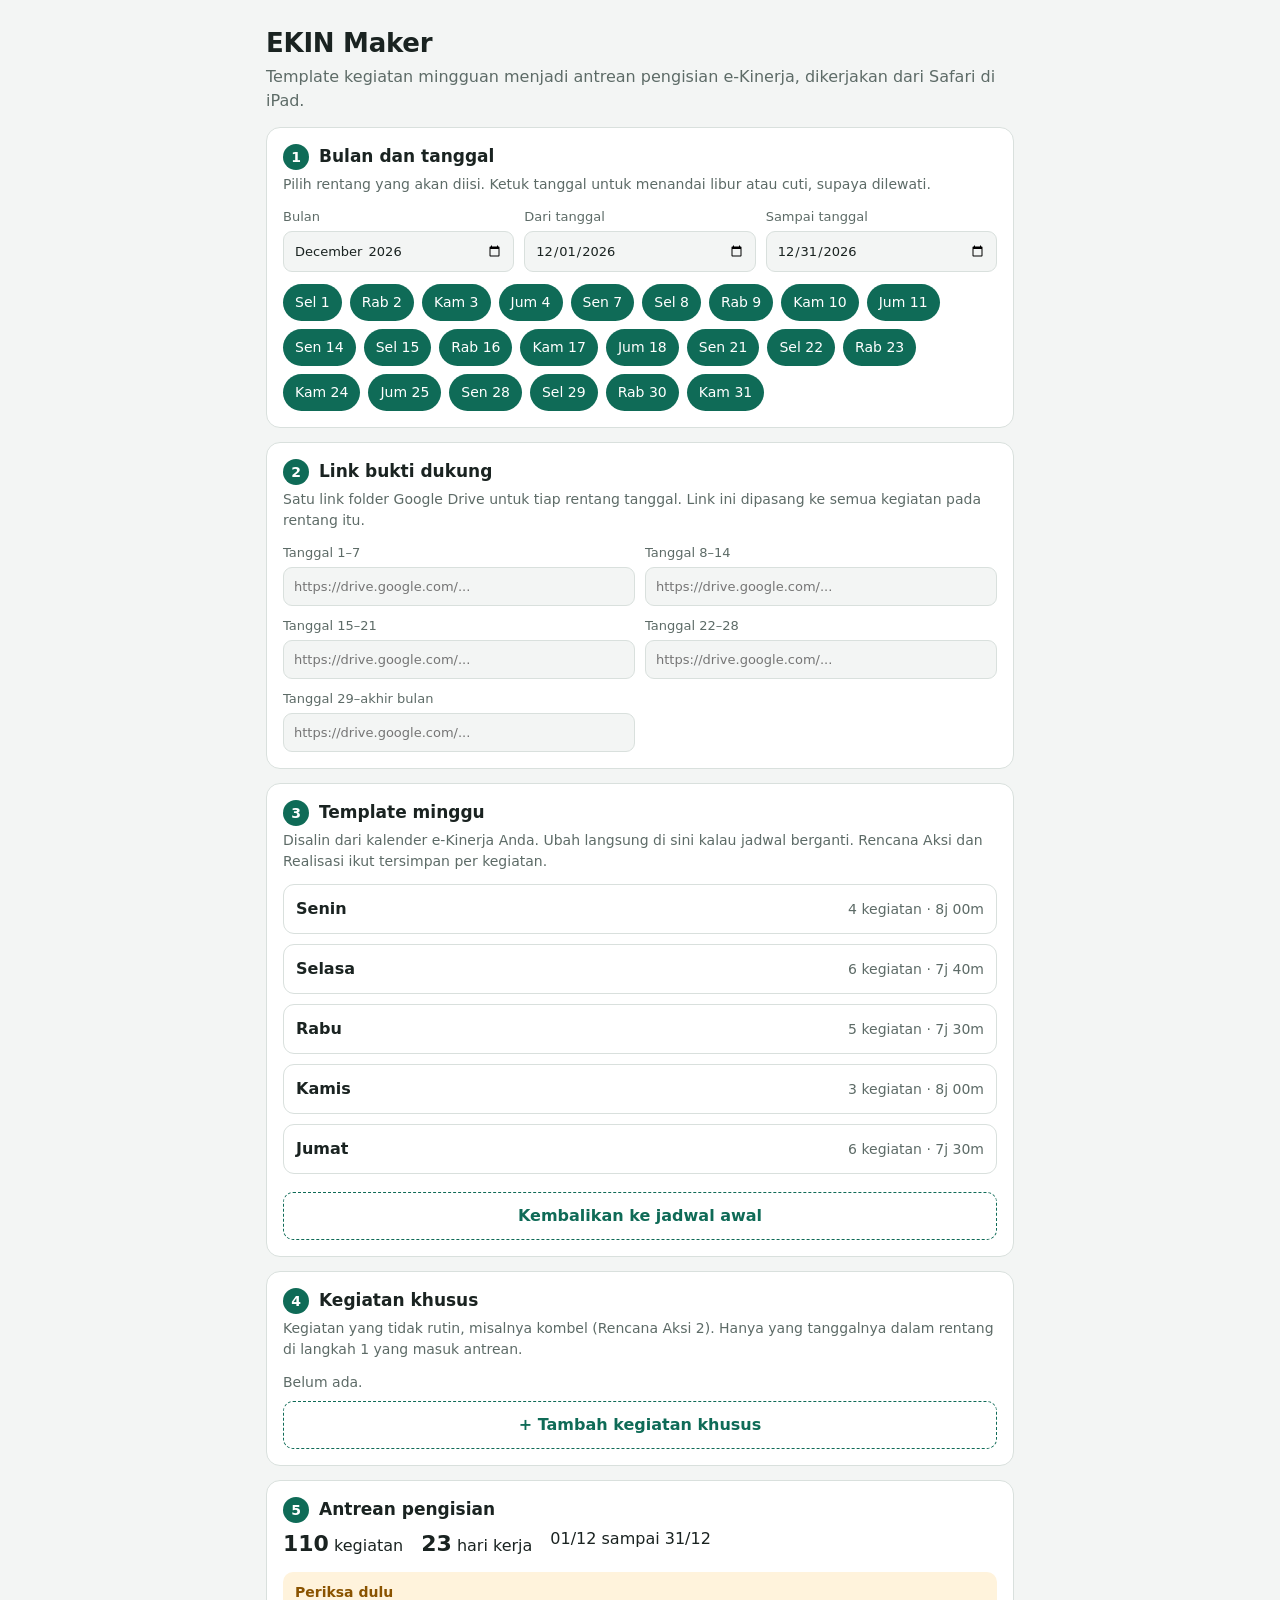
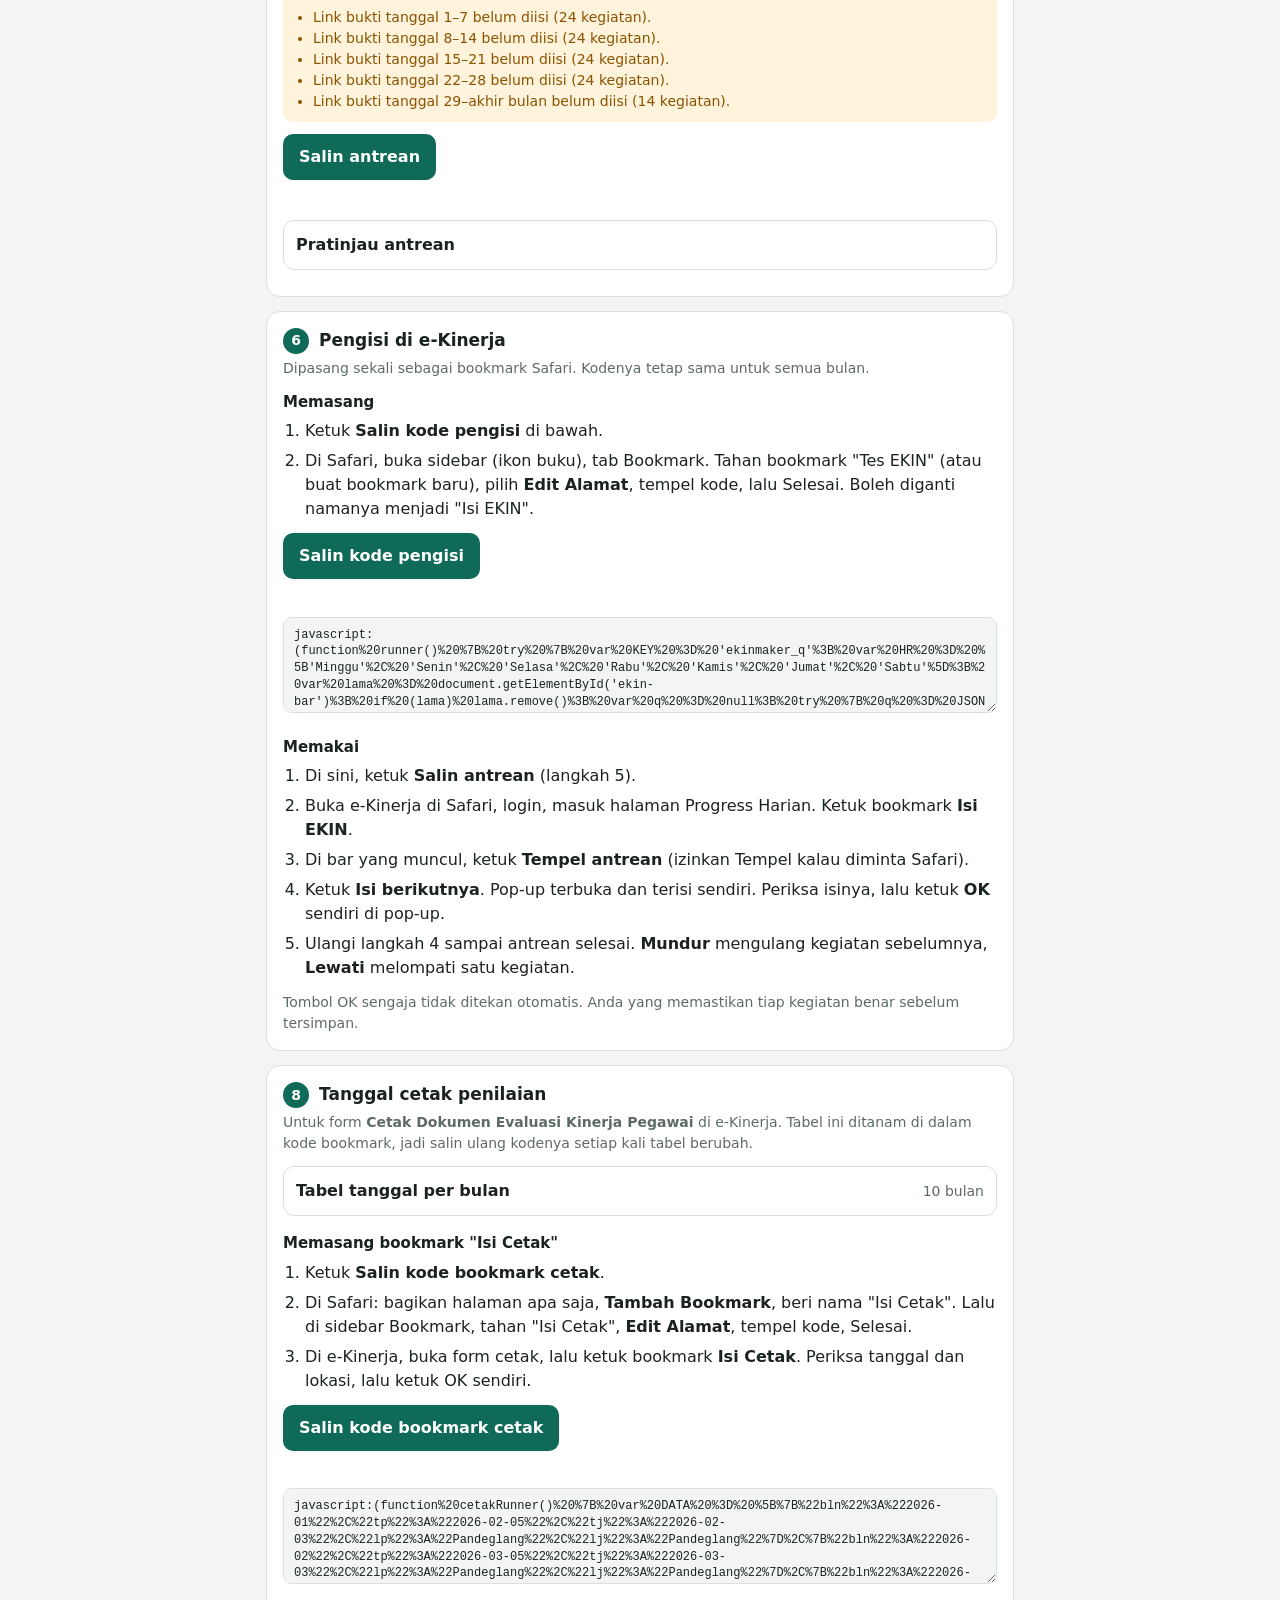
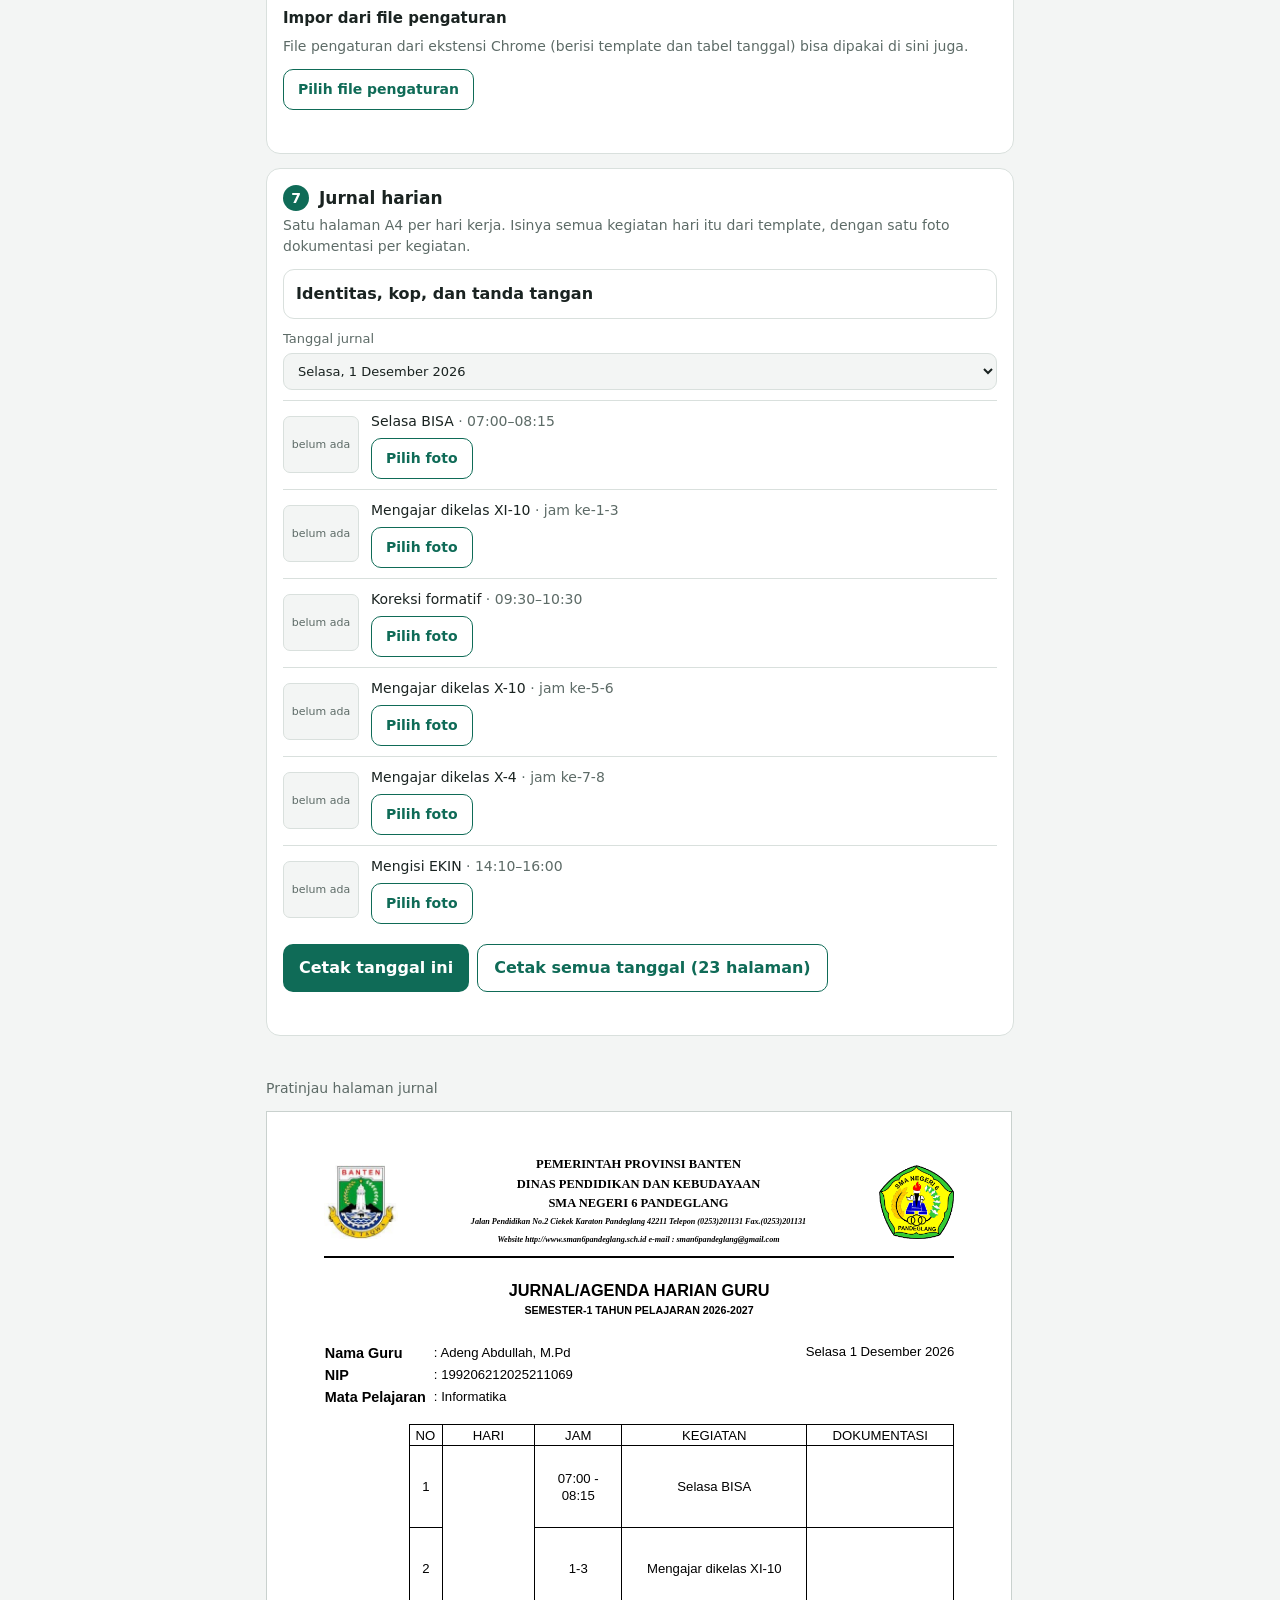
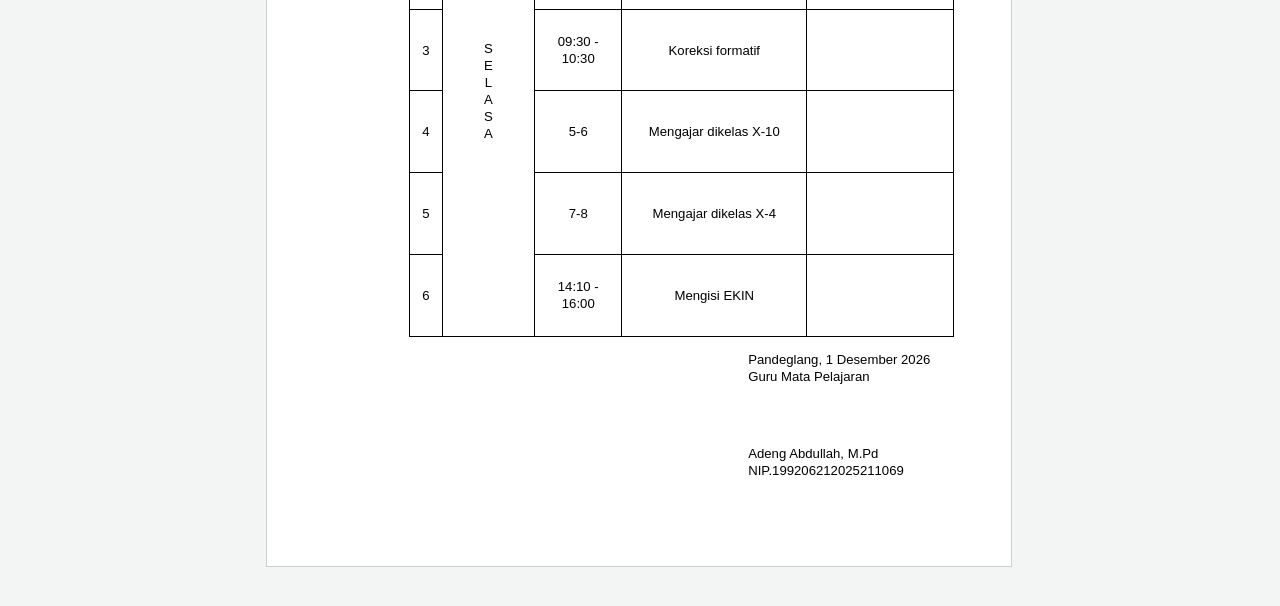
<file: EKIN-maker.html>
<!DOCTYPE html>
<html lang="id">
<head>
<meta charset="utf-8">
<meta name="viewport" content="width=device-width, initial-scale=1">
<title>EKIN Maker</title>
<style>
  /* Tata letak: satu kolom kerja, bagian bernomor sesuai urutan pemakaian. */
  :root {
    --bg: #f3f5f4;
    --surface: #ffffff;
    --ink: #1a2321;
    --muted: #5d6b67;
    --line: #d9e0dd;
    --accent: #0f6b57;
    --accent-ink: #ffffff;
    --warn: #8a5300;
    --warn-bg: #fff3dc;
    --bad: #a3202f;
    color-scheme: light;
  }
  @media (prefers-color-scheme: dark) {
    :root:not([data-theme="light"]) {
      --bg: #121816; --surface: #1b2420; --ink: #e8efec; --muted: #9db0aa; --line: #2c3a35;
      --accent: #4fd1ae; --accent-ink: #06231b; --warn: #f0b35a; --warn-bg: #2d2412; --bad: #ff8a94;
      color-scheme: dark;
    }
  }
  :root[data-theme="dark"] {
    --bg: #121816; --surface: #1b2420; --ink: #e8efec; --muted: #9db0aa; --line: #2c3a35;
    --accent: #4fd1ae; --accent-ink: #06231b; --warn: #f0b35a; --warn-bg: #2d2412; --bad: #ff8a94;
    color-scheme: dark;
  }
  * { box-sizing: border-box; }
  html, body { margin: 0; }
  body { background: var(--bg); color: var(--ink); font: 16px/1.5 -apple-system, "SF Pro Text", system-ui, sans-serif; -webkit-text-size-adjust: 100%; }
  main { max-width: 780px; margin: 0 auto; padding: 16px; display: flex; flex-direction: column; gap: 14px; }
  header h1 { font-size: 26px; margin: 8px 0 2px; letter-spacing: -0.01em; }
  header p { margin: 0; color: var(--muted); }
  section { background: var(--surface); border: 1px solid var(--line); border-radius: 14px; padding: 16px; }
  h2 { font-size: 17px; margin: 0 0 4px; display: flex; gap: 10px; align-items: center; text-wrap: balance; }
  h2 .no { display: inline-grid; place-items: center; width: 26px; height: 26px; border-radius: 50%; background: var(--accent); color: var(--accent-ink); font-size: 14px; flex: none; }
  .hint { color: var(--muted); font-size: 14px; margin: 0 0 12px; }
  label { display: flex; flex-direction: column; gap: 4px; font-size: 13px; color: var(--muted); }
  input, select, button, textarea { font: inherit; color: var(--ink); }
  input, select, textarea { background: var(--bg); border: 1px solid var(--line); border-radius: 9px; padding: 9px 10px; min-width: 0; }
  input:focus-visible, select:focus-visible, textarea:focus-visible, button:focus-visible, summary:focus-visible { outline: 3px solid var(--accent); outline-offset: 1px; }
  button { border: 0; border-radius: 10px; padding: 11px 16px; font-weight: 600; background: var(--accent); color: var(--accent-ink); cursor: pointer; }
  button.ghost { background: transparent; color: var(--accent); border: 1px dashed var(--accent); font-weight: 600; width: 100%; margin-top: 8px; }
  button.del { background: transparent; color: var(--bad); border: 1px solid var(--line); padding: 8px 10px; font-weight: 500; }
  .grid3 { display: grid; grid-template-columns: repeat(3, 1fr); gap: 10px; }
  .links { display: grid; grid-template-columns: 1fr; gap: 10px; }
  @media (min-width: 640px) { .links { grid-template-columns: 1fr 1fr; } }
  @media (max-width: 480px) { .grid3 { grid-template-columns: 1fr; } }
  .chips { display: flex; flex-wrap: wrap; gap: 8px; margin-top: 12px; }
  .chip { padding: 8px 12px; border-radius: 999px; font-weight: 500; font-size: 14px; background: var(--accent); color: var(--accent-ink); }
  .chip.off { background: transparent; color: var(--muted); border: 1px solid var(--line); text-decoration: line-through; }
  details.hari, details.pratinjau { border: 1px solid var(--line); border-radius: 11px; padding: 0 12px; margin-bottom: 10px; }
  details.hari[open], details.pratinjau[open] { padding-bottom: 12px; }
  summary { cursor: pointer; padding: 12px 0; font-weight: 600; display: flex; justify-content: space-between; gap: 12px; align-items: baseline; }
  summary .meta { font-weight: 400; color: var(--muted); font-size: 14px; font-variant-numeric: tabular-nums; text-align: right; }
  .baris { display: grid; gap: 8px; grid-template-columns: 1fr 1fr; padding: 10px 0; border-top: 1px solid var(--line); }
  .baris .k { grid-column: 1 / -1; }
  .baris select { grid-column: 1 / -1; }
  .baris input[type="date"] { grid-column: 1 / -1; }
  .baris .r, .baris .j { width: 100%; }
  @media (min-width: 640px) {
    .baris { grid-template-columns: 1fr 108px 108px 60px 92px; }
    .baris .k { grid-column: 1 / 2; }
    .baris select { grid-column: 1 / 5; }
    .baris input[type="date"] { grid-column: 1 / 2; }
  }
  .ringkas { display: flex; flex-wrap: wrap; gap: 8px 18px; margin: 4px 0 12px; font-variant-numeric: tabular-nums; }
  .ringkas b { font-size: 22px; }
  .peringatan { background: var(--warn-bg); color: var(--warn); border-radius: 10px; padding: 10px 12px; margin: 0 0 12px; font-size: 14px; }
  .peringatan ul { margin: 4px 0 0; padding-left: 18px; }
  .status { min-height: 1.4em; margin-top: 8px; font-size: 14px; color: var(--muted); }
  textarea.kode { width: 100%; height: 96px; margin-top: 10px; font: 12px/1.4 ui-monospace, Menlo, monospace; }
  ol.langkah { margin: 0 0 12px; padding-left: 22px; }
  ol.langkah li { margin-bottom: 6px; }
  .tgl { font-weight: 600; margin: 10px 0 2px; }
  .item { font-size: 14px; color: var(--muted); font-variant-numeric: tabular-nums; }
  .sub { font-weight: 600; margin: 16px 0 6px; font-size: 15px; }
  .grid2 { display: grid; grid-template-columns: 1fr; gap: 10px; }
  @media (min-width: 640px) { .grid2 { grid-template-columns: 1fr 1fr; } .grid2 .lebar { grid-column: 1 / -1; } }
  .pilih { display: inline-flex; align-items: center; justify-content: center; padding: 9px 14px; border-radius: 10px; border: 1px solid var(--accent); color: var(--accent); font-weight: 600; font-size: 14px; cursor: pointer; }
  .pilih:focus-within { outline: 3px solid var(--accent); outline-offset: 1px; }
  .pilih input { position: absolute; width: 1px; height: 1px; opacity: 0; overflow: hidden; }
  .logobar { display: flex; flex-wrap: wrap; gap: 14px; align-items: center; margin: 6px 0 4px; }
  .logobar img { height: 56px; width: auto; background: #fff; border-radius: 6px; border: 1px solid var(--line); padding: 3px; }
  .pad { margin-top: 6px; }
  .pad canvas { width: 100%; max-width: 420px; aspect-ratio: 600 / 220; background: #fff; border: 1px dashed var(--muted); border-radius: 10px; touch-action: none; display: block; }
  .tombol { display: flex; flex-wrap: wrap; gap: 8px; margin-top: 10px; }
  .tombol button.sek { background: transparent; color: var(--accent); border: 1px solid var(--accent); }
  button:disabled { opacity: .5; }
  .fotobaris { display: grid; grid-template-columns: 76px 1fr; gap: 6px 12px; align-items: center; padding: 10px 0; border-top: 1px solid var(--line); }
  .fotobaris .th { width: 76px; height: 57px; border-radius: 7px; border: 1px solid var(--line); object-fit: cover; background: var(--bg); display: grid; place-items: center; font-size: 11px; color: var(--muted); grid-row: span 2; }
  .fotobaris .nm { font-size: 14px; }
  .fotobaris .nm span { color: var(--muted); font-variant-numeric: tabular-nums; }
  .fotobaris .ak { display: flex; gap: 8px; flex-wrap: wrap; }
  #cetak-wrap { max-width: 780px; margin: 0 auto; padding: 0 16px 28px; }
  #cetak { overflow: hidden; }
  /* Halaman jurnal: warna tetap hitam di atas putih, mengikuti kertas. */
  .hal { zoom: var(--z, 1); width: 210mm; min-height: 297mm; padding: 12mm 16mm 10mm; margin: 0 0 12px; background: #fff; color: #000; font: 10.5pt/1.3 Calibri, Carlito, "Helvetica Neue", Arial, sans-serif; border: 1px solid #c9d1ce; }
  .hal .kop { display: flex; align-items: center; gap: 6mm; border-bottom: 1.6pt solid #000; padding-bottom: 2mm; }
  .hal .kop img { height: 21mm; width: auto; flex: none; }
  .hal .kt { flex: 1; text-align: center; font-family: "Times New Roman", Times, serif; }
  .hal .k1 { font-weight: 700; font-size: 10pt; line-height: 1.55; }
  .hal .k4 { font-weight: 700; font-style: italic; font-size: 6.5pt; line-height: 2.2; }
  .hal .jd { text-align: center; font-weight: 700; font-size: 13pt; margin-top: 6mm; }
  .hal .js { text-align: center; font-weight: 700; font-size: 8.5pt; margin-top: 1mm; }
  .hal .idn { display: flex; justify-content: space-between; align-items: flex-start; margin: 7mm 0 4mm; }
  .hal .idt td { padding: 0 2mm 0.6mm 0; vertical-align: top; }
  .hal .idt td.b { font-weight: 700; font-size: 11.5pt; }
  .hal table.jt { border-collapse: collapse; width: calc(100% - 24mm); margin-left: 24mm; table-layout: fixed; }
  .hal table.jt th, .hal table.jt td { border: 0.8pt solid #000; text-align: center; vertical-align: middle; padding: 0.5mm 1.5mm; font-weight: 400; overflow: hidden; }
  .hal table.jt th.no { text-align: left; }
  .hal table.jt td.ft { padding: 0; }
  .hal table.jt td.ft img { display: block; margin: 0 auto; max-width: 100%; }
  .hal .ttd { margin: 4mm 0 0 auto; width: 58mm; }
  .hal .ttd .rg { height: 17mm; display: flex; align-items: center; }
  .hal .ttd .rg img { max-height: 17mm; max-width: 50mm; }
  @page { size: A4; margin: 0; }
  @media print {
    html, body { background: #fff !important; }
    body > *:not(#cetak-wrap) { display: none !important; }
    #cetak-wrap { max-width: none; padding: 0; margin: 0; }
    #cetak-wrap > *:not(#cetak) { display: none !important; }
    #cetak { overflow: visible; }
    .hal { zoom: 1; margin: 0; border: 0; height: 297mm; min-height: 0; overflow: hidden; break-after: page; page-break-after: always; -webkit-print-color-adjust: exact; print-color-adjust: exact; }
    .hal:last-child { break-after: auto; page-break-after: auto; }
  }
  @media (prefers-reduced-motion: reduce) { * { transition: none !important; animation: none !important; } }
</style>
</head>
<body>
<main>
  <header>
    <h1>EKIN Maker</h1>
    <p>Template kegiatan mingguan menjadi antrean pengisian e-Kinerja, dikerjakan dari Safari di iPad.</p>
  </header>

  <section id="s-bulan">
    <h2><span class="no">1</span>Bulan dan tanggal</h2>
    <p class="hint">Pilih rentang yang akan diisi. Ketuk tanggal untuk menandai libur atau cuti, supaya dilewati.</p>
    <div class="grid3">
      <label for="bln">Bulan<input id="bln" type="month"></label>
      <label for="dari">Dari tanggal<input id="dari" type="date"></label>
      <label for="sampai">Sampai tanggal<input id="sampai" type="date"></label>
    </div>
    <div class="chips" id="chips"></div>
  </section>

  <section id="s-bukti">
    <h2><span class="no">2</span>Link bukti dukung</h2>
    <p class="hint">Satu link folder Google Drive untuk tiap rentang tanggal. Link ini dipasang ke semua kegiatan pada rentang itu.</p>
    <div class="links" id="links"></div>
  </section>

  <section id="s-tpl">
    <h2><span class="no">3</span>Template minggu</h2>
    <p class="hint">Disalin dari kalender e-Kinerja Anda. Ubah langsung di sini kalau jadwal berganti. Rencana Aksi dan Realisasi ikut tersimpan per kegiatan.</p>
    <div id="tpl"></div>
    <button class="ghost" id="reset-tpl" type="button">Kembalikan ke jadwal awal</button>
  </section>

  <section id="s-khusus">
    <h2><span class="no">4</span>Kegiatan khusus</h2>
    <p class="hint">Kegiatan yang tidak rutin, misalnya kombel (Rencana Aksi 2). Hanya yang tanggalnya dalam rentang di langkah 1 yang masuk antrean.</p>
    <div id="khusus"></div>
    <button class="ghost" id="add-khusus" type="button">+ Tambah kegiatan khusus</button>
  </section>

  <section id="s-antrean">
    <h2><span class="no">5</span>Antrean pengisian</h2>
    <div class="ringkas" id="ringkas"></div>
    <div id="peringatan"></div>
    <button id="salin-antrean" type="button">Salin antrean</button>
    <div class="status" id="st-antrean" aria-live="polite"></div>
    <details class="pratinjau" id="pratinjau" style="margin-top:12px">
      <summary>Pratinjau antrean</summary>
      <div id="daftar"></div>
      <div class="sub">Teks antrean (cadangan kalau tombol salin gagal)</div>
      <textarea class="kode" id="json" readonly aria-label="Teks antrean"></textarea>
    </details>
  </section>

  <section id="s-pasang">
    <h2><span class="no">6</span>Pengisi di e-Kinerja</h2>
    <p class="hint">Dipasang sekali sebagai bookmark Safari. Kodenya tetap sama untuk semua bulan.</p>
    <div class="sub" style="margin-top:0">Memasang</div>
    <ol class="langkah">
      <li>Ketuk <b>Salin kode pengisi</b> di bawah.</li>
      <li>Di Safari, buka sidebar (ikon buku), tab Bookmark. Tahan bookmark "Tes EKIN" (atau buat bookmark baru), pilih <b>Edit Alamat</b>, tempel kode, lalu Selesai. Boleh diganti namanya menjadi "Isi EKIN".</li>
    </ol>
    <button id="salin-kode" type="button">Salin kode pengisi</button>
    <div class="status" id="st-kode" aria-live="polite"></div>
    <textarea class="kode" id="kode" readonly aria-label="Kode pengisi"></textarea>
    <div class="sub">Memakai</div>
    <ol class="langkah">
      <li>Di sini, ketuk <b>Salin antrean</b> (langkah 5).</li>
      <li>Buka e-Kinerja di Safari, login, masuk halaman Progress Harian. Ketuk bookmark <b>Isi EKIN</b>.</li>
      <li>Di bar yang muncul, ketuk <b>Tempel antrean</b> (izinkan Tempel kalau diminta Safari).</li>
      <li>Ketuk <b>Isi berikutnya</b>. Pop-up terbuka dan terisi sendiri. Periksa isinya, lalu ketuk <b>OK</b> sendiri di pop-up.</li>
      <li>Ulangi langkah 4 sampai antrean selesai. <b>Mundur</b> mengulang kegiatan sebelumnya, <b>Lewati</b> melompati satu kegiatan.</li>
    </ol>
    <p class="hint" style="margin:0">Tombol OK sengaja tidak ditekan otomatis. Anda yang memastikan tiap kegiatan benar sebelum tersimpan.</p>
  </section>
  <section id="s-cetakform">
    <h2><span class="no">8</span>Tanggal cetak penilaian</h2>
    <p class="hint">Untuk form <b>Cetak Dokumen Evaluasi Kinerja Pegawai</b> di e-Kinerja. Tabel ini ditanam di dalam kode bookmark, jadi salin ulang kodenya setiap kali tabel berubah.</p>
    <details class="pratinjau" id="d-ctab">
      <summary><span>Tabel tanggal per bulan</span><span class="meta" id="m-ctab"></span></summary>
      <div id="ctab"></div>
      <button class="ghost" type="button" id="ctab-add">+ Tambah bulan</button>
    </details>
    <div class="sub">Memasang bookmark "Isi Cetak"</div>
    <ol class="langkah">
      <li>Ketuk <b>Salin kode bookmark cetak</b>.</li>
      <li>Di Safari: bagikan halaman apa saja, <b>Tambah Bookmark</b>, beri nama "Isi Cetak". Lalu di sidebar Bookmark, tahan "Isi Cetak", <b>Edit Alamat</b>, tempel kode, Selesai.</li>
      <li>Di e-Kinerja, buka form cetak, lalu ketuk bookmark <b>Isi Cetak</b>. Periksa tanggal dan lokasi, lalu ketuk OK sendiri.</li>
    </ol>
    <button id="salin-cetak" type="button">Salin kode bookmark cetak</button>
    <div class="status" id="st-cetak" aria-live="polite"></div>
    <textarea class="kode" id="kode-cetak" readonly aria-label="Kode bookmark cetak"></textarea>
    <div class="sub">Impor dari file pengaturan</div>
    <p class="hint" style="margin-top:0">File pengaturan dari ekstensi Chrome (berisi template dan tabel tanggal) bisa dipakai di sini juga.</p>
    <label class="pilih">Pilih file pengaturan<input type="file" accept=".json,application/json" id="in-pengaturan"></label>
    <div class="status" id="st-impor" aria-live="polite"></div>
  </section>

  <section id="s-jurnal">
    <h2><span class="no">7</span>Jurnal harian</h2>
    <p class="hint">Satu halaman A4 per hari kerja. Isinya semua kegiatan hari itu dari template, dengan satu foto dokumentasi per kegiatan.</p>
    <details class="pratinjau" id="d-prof">
      <summary>Identitas, kop, dan tanda tangan</summary>
      <div class="grid2">
        <label for="p-nama">Nama guru<input id="p-nama" data-prof="nama"></label>
        <label for="p-nip">NIP<input id="p-nip" data-prof="nip" inputmode="numeric"></label>
        <label for="p-mapel">Mata pelajaran<input id="p-mapel" data-prof="mapel"></label>
        <label for="p-kota">Kota pada tanda tangan<input id="p-kota" data-prof="kota"></label>
        <label for="p-smt" class="lebar">Baris semester<input id="p-smt" data-prof="smt"></label>
        <label for="p-jab" class="lebar">Jabatan di atas tanda tangan<input id="p-jab" data-prof="jab"></label>
        <label for="p-k1" class="lebar">Kop baris 1<input id="p-k1" data-prof="k1"></label>
        <label for="p-k2" class="lebar">Kop baris 2<input id="p-k2" data-prof="k2"></label>
        <label for="p-k3" class="lebar">Kop baris 3<input id="p-k3" data-prof="k3"></label>
        <label for="p-k4" class="lebar">Kop baris 4 (alamat)<input id="p-k4" data-prof="k4"></label>
        <label for="p-k5" class="lebar">Kop baris 5 (website dan e-mail)<input id="p-k5" data-prof="k5"></label>
      </div>
      <div class="sub">Logo kop</div>
      <div class="logobar">
        <img id="lg-kiri" alt="Logo kiri">
        <label class="pilih">Ganti logo kiri<input type="file" accept="image/*" data-img="kiri" id="in-kiri"></label>
        <img id="lg-kanan" alt="Logo kanan">
        <label class="pilih">Ganti logo kanan<input type="file" accept="image/*" data-img="kanan" id="in-kanan"></label>
      </div>
      <div class="sub">Tanda tangan</div>
      <p class="hint" style="margin:0">Gores di kotak dengan jari atau Apple Pencil, lalu simpan. Tanda tangan hanya tersimpan di perangkat ini.</p>
      <div class="pad"><canvas id="pad" width="600" height="220" aria-label="Kotak tanda tangan"></canvas></div>
      <div class="tombol">
        <button type="button" id="ttd-simpan">Simpan tanda tangan</button>
        <button type="button" class="sek" id="ttd-bersih">Bersihkan kotak</button>
        <label class="pilih">Pakai gambar<input type="file" accept="image/*" data-img="ttd" id="in-ttd"></label>
        <button type="button" class="del" id="ttd-hapus">Hapus tanda tangan</button>
      </div>
      <div class="status" id="st-prof" aria-live="polite"></div>
    </details>
    <label for="jtgl">Tanggal jurnal<select id="jtgl"></select></label>
    <div id="foto" style="margin-top:10px"></div>
    <div class="tombol">
      <button type="button" id="cetak1">Cetak tanggal ini</button>
      <button type="button" class="sek" id="cetaksemua">Cetak semua tanggal</button>
    </div>
    <div class="status" id="st-jurnal" aria-live="polite"></div>
  </section>
  <p class="hint" id="info-simpan" style="padding:0 4px"></p>
</main>
<div id="cetak-wrap">
  <p class="hint">Pratinjau halaman jurnal</p>
  <div id="cetak"></div>
</div>

<script>
var OPSI = [
  { n: 1, label: 'Pembelajaran / pembimbingan' },
  { n: 2, label: 'Pengembangan kompetensi (kombel)' },
  { n: 3, label: 'Penilaian pembelajaran' },
  { n: 4, label: 'Direktif pimpinan' },
  { n: 5, label: 'Tugas tambahan: piket' },
  { n: 6, label: 'Tugas tambahan: pembina pramuka' }
];
var HARI = ['Minggu', 'Senin', 'Selasa', 'Rabu', 'Kamis', 'Jumat', 'Sabtu'];
var PEKAN = ['1–7', '8–14', '15–21', '22–28', '29–akhir bulan'];

function E(k, m, s, o, j) { return { k: k, m: m, s: s, o: o, r: 1, j: j || '' }; }
function templateAwal() {
  return {
    1: [E('Upacara bendera', '07:00', '08:00', 4, '1'), E('Mengajar dikelas XI-10', '08:00', '09:30', 1, '2-3'), E('Mengisi EKIN', '09:30', '12:00', 4), E('Koreksi formatif', '13:00', '16:00', 3)],
    2: [E('Selasa BISA', '07:00', '08:15', 4), E('Mengajar dikelas XI-10', '08:15', '09:30', 1, '1-3'), E('Koreksi formatif', '09:30', '10:30', 3), E('Mengajar dikelas X-10', '10:50', '12:00', 1, '5-6'), E('Mengajar dikelas X-4', '13:00', '14:10', 1, '7-8'), E('Mengisi EKIN', '14:10', '16:00', 4)],
    3: [E('Kokurikuler', '07:00', '08:30', 4, '1-2'), E('Mengajar dikelas X-5', '08:30', '10:00', 1, '3-4'), E('Mengajar dikelas X-8', '10:30', '12:00', 1, '5-6'), E('Mengajar dikelas X-1', '13:00', '14:10', 1, '7-8'), E('Mengisi EKIN', '14:10', '16:00', 4)],
    4: [E('Piket Kamis', '07:00', '12:00', 5), E('Mengajar dikelas X-9', '13:00', '14:10', 1, '7-8'), E('Mengisi EKIN', '14:10', '16:00', 4)],
    5: [E('Pengajian', '07:00', '08:00', 4, '1'), E('Mengajar dikelas X-7', '08:00', '10:20', 1, '3-4'), E('Mengajar dikelas XII-10', '10:20', '11:30', 1, '5-6'), E('Mengajar dikelas XII-10', '13:00', '13:35', 1, '7'), E('Mengajar dikelas X-6', '13:35', '14:45', 1, '8-9'), E('kegiatan pramuka', '14:45', '16:00', 6)]
  };
}

var store = {
  ok: true,
  get: function (k, d) { try { var v = localStorage.getItem('ekinmaker.' + k); return v ? JSON.parse(v) : d; } catch (e) { return d; } },
  set: function (k, v) { try { localStorage.setItem('ekinmaker.' + k, JSON.stringify(v)); } catch (e) { store.ok = false; } }
};

function pad(n) { return (n < 10 ? '0' : '') + n; }
function parse(s) { return new Date(+s.slice(0, 4), +s.slice(5, 7) - 1, +s.slice(8, 10)); }
function fmt(d) { return d.getFullYear() + '-' + pad(d.getMonth() + 1) + '-' + pad(d.getDate()); }
function hariDalamBulan(bln) { return new Date(+bln.slice(0, 4), +bln.slice(5, 7), 0).getDate(); }
function awalBulan(bln) { return bln + '-01'; }
function akhirBulan(bln) { return bln + '-' + pad(hariDalamBulan(bln)); }
function eachDate(a, b, fn) {
  if (!a || !b || a > b) return;
  var d = parse(a), e = parse(b), n = 0;
  while (d <= e && n < 400) { fn(fmt(d), d.getDay()); d.setDate(d.getDate() + 1); n++; }
}
function mnt(t) { var p = (t || '').split(':'); return (+p[0]) * 60 + (+p[1] || 0); }
function durasi(m) { var j = Math.floor(m / 60), s = m % 60; return j + 'j ' + (s < 10 ? '0' : '') + s + 'm'; }
function esc(s) { return String(s == null ? '' : s).replace(/&/g, '&amp;').replace(/</g, '&lt;').replace(/>/g, '&gt;').replace(/"/g, '&quot;'); }
function $(id) { return document.getElementById(id); }
function idxPekan(t) { return Math.min(Math.floor((+t.slice(8, 10) - 1) / 7), 4); }

var now = new Date();
var blnIni = now.getFullYear() + '-' + pad(now.getMonth() + 1);
var S = {
  bln: store.get('bln', blnIni),
  tpl: store.get('tpl', null) || templateAwal(),
  khusus: store.get('khusus', []),
  links: store.get('links', {}),
  libur: store.get('libur', {})
};
(function () {
  var awal = templateAwal();
  for (var wd = 1; wd <= 5; wd++) (S.tpl[wd] || []).forEach(function (e) {
    if (e.j != null) return;
    var c = (awal[wd] || []).filter(function (x) { return x.k === e.k && x.m === e.m; })[0];
    e.j = c ? c.j : '';
  });
})();
var PROF_AWAL = {
  nama: 'Adeng Abdullah, M.Pd', nip: '199206212025211069', mapel: 'Informatika', kota: 'Pandeglang',
  smt: 'SEMESTER-1 TAHUN PELAJARAN 2026-2027', jab: 'Guru Mata Pelajaran',
  k1: 'PEMERINTAH PROVINSI BANTEN', k2: 'DINAS PENDIDIKAN DAN KEBUDAYAAN', k3: 'SMA NEGERI 6 PANDEGLANG',
  k4: 'Jalan Pendidikan No.2 Ciekek Karaton Pandeglang 42211 Telepon (0253)201131 Fax.(0253)201131',
  k5: 'Website http://www.sman6pandeglang.sch.id e-mail : sman6pandeglang@gmail.com'
};
var LOGO_KIRI = '[data-uri]', LOGO_KANAN = '[data-uri]';
S.prof = store.get('prof', null) || PROF_AWAL;
Object.keys(PROF_AWAL).forEach(function (k) { if (S.prof[k] == null) S.prof[k] = PROF_AWAL[k]; });
S.img = store.get('img', null) || {};
S.jtgl = store.get('jtgl', '');
S.dari = store.get('dari', awalBulan(S.bln));
S.sampai = store.get('sampai', akhirBulan(S.bln));
var terbuka = {};
var jsonTerakhir = '';

function simpanSemua() {
  store.set('bln', S.bln); store.set('tpl', S.tpl); store.set('khusus', S.khusus);
  store.set('links', S.links); store.set('libur', S.libur); store.set('dari', S.dari); store.set('sampai', S.sampai);
  $('info-simpan').textContent = store.ok ? '' : 'Perubahan tidak bisa disimpan di perangkat ini. Template awal dimuat lagi saat halaman dibuka ulang.';
}

function linkBulan() {
  if (!S.links[S.bln]) S.links[S.bln] = ['', '', '', '', ''];
  return S.links[S.bln];
}

function bangunAntrean() {
  var items = [], libur = S.libur[S.bln] || [], links = S.links[S.bln] || [];
  function linkUntuk(t) { return (S.links[t.slice(0, 7)] || links)[idxPekan(t)] || ''; }
  eachDate(S.dari, S.sampai, function (t, wd) {
    if (wd < 1 || wd > 5 || libur.indexOf(t) >= 0) return;
    (S.tpl[wd] || []).forEach(function (e) {
      items.push({ t: t, k: e.k, m: e.m, s: e.s, o: e.o, r: e.r, b: linkUntuk(t), j: e.j || '' });
    });
  });
  S.khusus.forEach(function (e) {
    if (!e.t || e.t < S.dari || e.t > S.sampai || !e.k) return;
    items.push({ t: e.t, k: e.k, m: e.m, s: e.s, o: e.o, r: e.r, b: linkUntuk(e.t), j: e.j || '' });
  });
  items.sort(function (a, b) { return a.t < b.t ? -1 : a.t > b.t ? 1 : mnt(a.m) - mnt(b.m); });
  return items;
}

function barisHtml(e, scope, a, i) {
  var opt = OPSI.map(function (o) { return '<option value="' + o.n + '"' + (o.n === e.o ? ' selected' : '') + '>' + o.n + ' · ' + esc(o.label) + '</option>'; }).join('');
  return '<div class="baris" data-scope="' + scope + '" data-a="' + a + '" data-i="' + i + '">' +
    (scope === 'khusus' ? '<input type="date" data-f="t" value="' + esc(e.t) + '" aria-label="Tanggal">' : '') +
    '<input class="k" data-f="k" value="' + esc(e.k) + '" aria-label="Kegiatan">' +
    '<input type="time" data-f="m" value="' + esc(e.m) + '" aria-label="Jam mulai">' +
    '<input type="time" data-f="s" value="' + esc(e.s) + '" aria-label="Jam selesai">' +
    '<input class="r" type="number" min="1" step="1" data-f="r" value="' + esc(e.r) + '" aria-label="Realisasi">' +
    '<input class="j" data-f="j" value="' + esc(e.j || '') + '" placeholder="Jam ke-" aria-label="Jam pelajaran ke-">' +
    '<select data-f="o" aria-label="Rencana Aksi">' + opt + '</select>' +
    '<button class="del" type="button" data-act="del">Hapus</button></div>';
}

function metaHari(wd) {
  var arr = S.tpl[wd] || [], tot = 0, salah = 0;
  arr.forEach(function (e) { var d = mnt(e.s) - mnt(e.m); if (d > 0) tot += d; else salah++; });
  return arr.length + ' kegiatan · ' + durasi(tot) + (salah ? ' · periksa jam' : '');
}

function renderTpl() {
  var h = '';
  for (var wd = 1; wd <= 5; wd++) {
    h += '<details class="hari" data-wd="' + wd + '"' + (terbuka[wd] ? ' open' : '') + '><summary><span>' + HARI[wd] + '</span><span class="meta" id="meta' + wd + '">' + metaHari(wd) + '</span></summary>';
    (S.tpl[wd] || []).forEach(function (e, i) { h += barisHtml(e, 'tpl', wd, i); });
    h += '<button class="ghost" type="button" data-act="add-tpl" data-wd="' + wd + '">+ Tambah kegiatan hari ' + HARI[wd] + '</button></details>';
  }
  $('tpl').innerHTML = h;
}

function renderKhusus() {
  var h = '';
  S.khusus.forEach(function (e, i) { h += barisHtml(e, 'khusus', 0, i); });
  $('khusus').innerHTML = h || '<p class="hint" style="margin:0">Belum ada.</p>';
}

function renderChips() {
  var libur = S.libur[S.bln] || [], h = '';
  eachDate(S.dari, S.sampai, function (t, wd) {
    if (wd < 1 || wd > 5) return;
    var off = libur.indexOf(t) >= 0;
    h += '<button type="button" class="chip' + (off ? ' off' : '') + '" data-act="libur" data-t="' + t + '" aria-pressed="' + (off ? 'true' : 'false') + '">' + HARI[wd].slice(0, 3) + ' ' + (+t.slice(8)) + '</button>';
  });
  $('chips').innerHTML = h || '<span class="hint">Tidak ada hari kerja di rentang ini.</span>';
}

function renderLinks() {
  var arr = linkBulan(), h = '', maks = hariDalamBulan(S.bln) >= 29 ? 5 : 4;
  for (var k = 0; k < maks; k++) {
    h += '<label for="lk' + k + '">Tanggal ' + PEKAN[k] + '<input id="lk' + k + '" type="url" inputmode="url" autocapitalize="off" autocorrect="off" placeholder="https://drive.google.com/..." data-link="' + k + '" value="' + esc(arr[k]) + '"></label>';
  }
  $('links').innerHTML = h;
}

function refreshAntrean() {
  var items = bangunAntrean(), hari = {}, h = '', w = [];
  items.forEach(function (it) { hari[it.t] = (hari[it.t] || 0) + 1; });
  var nHari = Object.keys(hari).length;
  $('ringkas').innerHTML = '<span><b>' + items.length + '</b> kegiatan</span><span><b>' + nHari + '</b> hari kerja</span>' +
    (items.length ? '<span>' + items[0].t.slice(8) + '/' + items[0].t.slice(5, 7) + ' sampai ' + items[items.length - 1].t.slice(8) + '/' + items[items.length - 1].t.slice(5, 7) + '</span>' : '');
  if (!items.length) w.push('Antrean kosong. Cek rentang tanggal di langkah 1 dan template di langkah 3.');
  var tanpa = {}, salahFmt = {};
  items.forEach(function (it) {
    var p = idxPekan(it.t);
    if (!it.b) tanpa[p] = (tanpa[p] || 0) + 1;
    else if (!/^https?:\/\//i.test(it.b)) salahFmt[p] = 1;
  });
  Object.keys(tanpa).forEach(function (p) { w.push('Link bukti tanggal ' + PEKAN[p] + ' belum diisi (' + tanpa[p] + ' kegiatan).'); });
  Object.keys(salahFmt).forEach(function (p) { w.push('Link bukti tanggal ' + PEKAN[p] + ' tidak diawali http:// atau https://.'); });
  var jam = 0;
  items.forEach(function (it) { if (mnt(it.s) <= mnt(it.m) && jam < 3) { jam++; w.push('Jam selesai tidak setelah jam mulai: ' + it.t + ' ' + it.k + '.'); } });
  $('peringatan').innerHTML = w.length ? '<div class="peringatan"><b>Periksa dulu</b><ul>' + w.map(function (x) { return '<li>' + esc(x) + '</li>'; }).join('') + '</ul></div>' : '';
  var tgl = '';
  items.forEach(function (it) {
    if (it.t !== tgl) { tgl = it.t; h += '<div class="tgl">' + HARI[parse(it.t).getDay()] + ' ' + it.t.slice(8) + '/' + it.t.slice(5, 7) + '/' + it.t.slice(0, 4) + '</div>'; }
    h += '<div class="item">' + it.m + '–' + it.s + ' · ' + esc(it.k) + ' · opsi ' + it.o + '</div>';
  });
  $('daftar').innerHTML = h || '<p class="hint">Kosong.</p>';
  jsonTerakhir = JSON.stringify({ v: 1, bln: S.bln, items: items });
  $('json').value = jsonTerakhir;
  $('salin-antrean').disabled = !items.length;
  jadwalkanJurnal();
}

function salin(teks, st, ta) {
  function ok() { st.textContent = 'Tersalin.'; }
  function gagal() {
    var d = ta.closest('details'); if (d) d.open = true;
    ta.value = teks; ta.focus(); ta.select(); ta.setSelectionRange(0, 99999999);
    var b = false; try { b = document.execCommand('copy'); } catch (e) {}
    st.textContent = b ? 'Tersalin.' : 'Gagal menyalin otomatis. Tahan teks di kotak, Pilih Semua, lalu Salin.';
  }
  try { navigator.clipboard.writeText(teks).then(ok, gagal); } catch (e) { gagal(); }
}

function terapkanRentang() {
  S.dari = $('dari').value || awalBulan(S.bln);
  S.sampai = $('sampai').value || akhirBulan(S.bln);
  simpanSemua(); renderChips(); refreshAntrean();
}

document.addEventListener('input', onUbah);
document.addEventListener('change', onUbah);
function onUbah(ev) {
  var el = ev.target;
  if (el.id === 'jtgl') { S.jtgl = el.value; store.set('jtgl', S.jtgl); renderJurnal(); return; }
  if (el.id === 'in-pengaturan') { if (ev.type === 'change' && el.files && el.files[0]) { imporPengaturan(el.files[0]); el.value = ''; } return; }
  if (el.getAttribute('data-c')) {
    var cr = S.cetak[+el.closest('.baris').getAttribute('data-ci')];
    if (!cr) return;
    cr[el.getAttribute('data-c')] = el.getAttribute('data-c').charAt(0) === 'l' ? el.value.trim() : el.value;
    store.set('cetak', S.cetak);
    if (el.getAttribute('data-c') === 'bln' && ev.type === 'change') renderCtab(); else buatKodeCetak();
    return;
  }
  if (el.getAttribute('data-prof')) { S.prof[el.getAttribute('data-prof')] = el.value; store.set('prof', S.prof); jadwalkanJurnal(); return; }
  if (el.type === 'file') {
    if (ev.type !== 'change' || !el.files || !el.files[0]) return;
    var berkas = el.files[0], nm = el.getAttribute('data-img');
    if (nm) {
      kecilkan(berkas, nm === 'ttd' ? 600 : 300, 'image/png', function (u) {
        el.value = '';
        if (!u) { $('st-prof').textContent = 'Gambar tidak bisa dibaca.'; return; }
        S.img[nm] = u; store.set('img', S.img); tampilLogo(); renderJurnal();
        $('st-prof').textContent = store.ok ? 'Gambar disimpan di perangkat ini.' : 'Gambar dipakai, tetapi tidak bisa disimpan di perangkat ini.';
      });
      return;
    }
    if (el.getAttribute('data-fi') != null) {
      var itf = jItems[+el.getAttribute('data-fi')];
      if (!itf) return;
      $('st-jurnal').textContent = 'Memproses foto...';
      kecilkan(berkas, 800, 'image/jpeg', function (u) {
        if (!u) { $('st-jurnal').textContent = 'Foto tidak bisa dibaca. Coba foto lain.'; return; }
        fotoSet(kunci(itf), u).then(function () { $('st-jurnal').textContent = ''; renderJurnal(); });
      });
    }
    return;
  }
  if (el.id === 'bln') {
    if (!el.value) return;
    S.bln = el.value; S.dari = awalBulan(S.bln); S.sampai = akhirBulan(S.bln);
    $('dari').value = S.dari; $('sampai').value = S.sampai;
    simpanSemua(); renderChips(); renderLinks(); refreshAntrean(); return;
  }
  if (el.id === 'dari' || el.id === 'sampai') { terapkanRentang(); return; }
  if (el.getAttribute('data-link') != null) {
    linkBulan()[+el.getAttribute('data-link')] = el.value.trim();
    simpanSemua(); refreshAntrean(); return;
  }
  var row = el.closest ? el.closest('.baris') : null;
  if (!row || !el.getAttribute('data-f')) return;
  var f = el.getAttribute('data-f'), i = +row.getAttribute('data-i'), a = row.getAttribute('data-a');
  var tujuan = row.getAttribute('data-scope') === 'tpl' ? S.tpl[a][i] : S.khusus[i];
  if (!tujuan) return;
  var v = el.value;
  if (f === 'o') v = +v;
  if (f === 'r') v = Math.max(1, parseInt(v, 10) || 1);
  tujuan[f] = v;
  simpanSemua();
  if (row.getAttribute('data-scope') === 'tpl') $('meta' + a).textContent = metaHari(a);
  refreshAntrean();
}

var resetMenunggu = false;
document.addEventListener('click', function (ev) {
  var tb = ev.target.closest ? ev.target.closest('button') : null;
  if (!tb) {
    var sm = ev.target.closest ? ev.target.closest('details.hari') : null;
    return;
  }
  var act = tb.getAttribute('data-act');
  if (tb.id === 'reset-tpl') {
    if (!resetMenunggu) {
      resetMenunggu = true; tb.textContent = 'Ketuk sekali lagi untuk mengganti semua template dengan jadwal awal';
      setTimeout(function () { resetMenunggu = false; tb.textContent = 'Kembalikan ke jadwal awal'; }, 4000);
      return;
    }
    resetMenunggu = false; tb.textContent = 'Kembalikan ke jadwal awal';
    S.tpl = templateAwal(); simpanSemua(); renderTpl(); refreshAntrean(); return;
  }
  if (tb.id === 'add-khusus') {
    S.khusus.push({ t: S.dari, k: 'Kombel', m: '13:00', s: '14:00', o: 2, r: 1, j: '' });
    simpanSemua(); renderKhusus(); refreshAntrean(); return;
  }
  if (tb.id === 'cetak1') { if (S.jtgl) cetak([S.jtgl]); return; }
  if (tb.id === 'cetaksemua') { cetak(tglJurnal()); return; }
  if (tb.id === 'ttd-simpan') {
    if (!ttdPad.digambar) { $('st-prof').textContent = 'Kotak masih kosong. Gores tanda tangan dulu.'; return; }
    S.img.ttd = $('pad').toDataURL('image/png'); store.set('img', S.img); renderJurnal();
    $('st-prof').textContent = store.ok ? 'Tanda tangan disimpan di perangkat ini.' : 'Tanda tangan dipakai, tetapi tidak bisa disimpan di perangkat ini.';
    return;
  }
  if (tb.id === 'ttd-bersih') { padBersih(); return; }
  if (tb.id === 'ttd-hapus') { delete S.img.ttd; store.set('img', S.img); padBersih(); renderJurnal(); $('st-prof').textContent = 'Tanda tangan dihapus.'; return; }
  if (act === 'hapus-foto') {
    var ith = jItems[+tb.getAttribute('data-fi')];
    if (ith) fotoSet(kunci(ith), null).then(renderJurnal);
    return;
  }
  if (tb.id === 'salin-antrean') { salin(jsonTerakhir, $('st-antrean'), $('json')); return; }
  if (tb.id === 'salin-kode') { salin(src, $('st-kode'), $('kode')); return; }
  if (tb.id === 'salin-cetak') { buatKodeCetak(); salin(srcCetak, $('st-cetak'), $('kode-cetak')); return; }
  if (tb.id === 'ctab-add') {
    var last = S.cetak[S.cetak.length - 1], nb = S.bln;
    if (last && last.bln) { var dd = new Date(+last.bln.slice(0, 4), +last.bln.slice(5, 7), 1); nb = dd.getFullYear() + '-' + pad(dd.getMonth() + 1); }
    S.cetak.push({ bln: nb, tp: '', tj: '', lp: last ? last.lp : '', lj: last ? last.lj : '' });
    store.set('cetak', S.cetak); renderCtab(); return;
  }
  if (act === 'cdel') { S.cetak.splice(+tb.closest('.baris').getAttribute('data-ci'), 1); store.set('cetak', S.cetak); renderCtab(); return; }
  if (act === 'libur') {
    var t = tb.getAttribute('data-t'), arr = S.libur[S.bln] || [], p = arr.indexOf(t);
    if (p >= 0) arr.splice(p, 1); else arr.push(t);
    S.libur[S.bln] = arr; simpanSemua(); renderChips(); refreshAntrean(); return;
  }
  if (act === 'add-tpl') {
    var wd = +tb.getAttribute('data-wd');
    document.querySelectorAll('details.hari').forEach(function (d) { terbuka[d.getAttribute('data-wd')] = d.open; });
    terbuka[wd] = true;
    (S.tpl[wd] = S.tpl[wd] || []).push({ k: 'Mengajar dikelas ', m: '07:00', s: '08:00', o: 1, r: 1, j: '' });
    simpanSemua(); renderTpl(); refreshAntrean(); return;
  }
  if (act === 'del') {
    var row = tb.closest('.baris'), i = +row.getAttribute('data-i'), a = row.getAttribute('data-a');
    document.querySelectorAll('details.hari').forEach(function (d) { terbuka[d.getAttribute('data-wd')] = d.open; });
    if (row.getAttribute('data-scope') === 'tpl') { S.tpl[a].splice(i, 1); simpanSemua(); renderTpl(); }
    else { S.khusus.splice(i, 1); simpanSemua(); renderKhusus(); }
    refreshAntrean();
  }
});

var BULAN = ['Januari', 'Februari', 'Maret', 'April', 'Mei', 'Juni', 'Juli', 'Agustus', 'September', 'Oktober', 'November', 'Desember'];
var jItems = [], jTimer = null, jSeq = 0, fotoMem = {}, dbp = null;
var ttdPad = { digambar: false };

function bukaDb() {
  if (dbp) return dbp;
  dbp = new Promise(function (res) {
    try {
      var r = indexedDB.open('ekinmaker', 1);
      r.onupgradeneeded = function () { r.result.createObjectStore('foto'); };
      r.onsuccess = function () { res(r.result); };
      r.onerror = function () { res(null); };
    } catch (e) { res(null); }
  });
  return dbp;
}
function fotoGet(key) {
  return bukaDb().then(function (d) {
    if (!d) return fotoMem[key] || null;
    return new Promise(function (res) {
      try {
        var q = d.transaction('foto').objectStore('foto').get(key);
        q.onsuccess = function () { res(q.result || fotoMem[key] || null); };
        q.onerror = function () { res(fotoMem[key] || null); };
      } catch (e) { res(fotoMem[key] || null); }
    });
  });
}
function fotoSet(key, val) {
  if (val) fotoMem[key] = val; else delete fotoMem[key];
  return bukaDb().then(function (d) {
    if (!d) return;
    return new Promise(function (res) {
      try {
        var tx = d.transaction('foto', 'readwrite');
        if (val) tx.objectStore('foto').put(val, key); else tx.objectStore('foto').delete(key);
        tx.oncomplete = res; tx.onerror = res; tx.onabort = res;
      } catch (e) { res(); }
    });
  });
}
function kecilkan(file, maks, mime, cb) {
  var img = new Image(), url = URL.createObjectURL(file);
  img.onload = function () {
    var sk = Math.min(1, maks / Math.max(img.width, img.height));
    var c = document.createElement('canvas');
    c.width = Math.max(1, Math.round(img.width * sk)); c.height = Math.max(1, Math.round(img.height * sk));
    var x = c.getContext('2d');
    if (mime === 'image/jpeg') { x.fillStyle = '#fff'; x.fillRect(0, 0, c.width, c.height); }
    x.drawImage(img, 0, 0, c.width, c.height);
    URL.revokeObjectURL(url);
    var u = null; try { u = c.toDataURL(mime, 0.78); } catch (e) {}
    cb(u);
  };
  img.onerror = function () { URL.revokeObjectURL(url); cb(null); };
  img.src = url;
}
function kunci(it) { return it.t + '|' + it.m + '|' + it.k; }
function tglJurnal() {
  var seen = {}, out = [];
  bangunAntrean().forEach(function (it) { if (!seen[it.t]) { seen[it.t] = 1; out.push(it.t); } });
  return out;
}
function tglPanjang(t) { var d = parse(t); return d.getDate() + ' ' + BULAN[d.getMonth()] + ' ' + d.getFullYear(); }
function jadwalkanJurnal() { clearTimeout(jTimer); jTimer = setTimeout(renderJurnal, 250); }
function tampilLogo() { $('lg-kiri').src = S.img.kiri || LOGO_KIRI; $('lg-kanan').src = S.img.kanan || LOGO_KANAN; }
function skala() {
  var w = $('cetak').clientWidth;
  if (w) $('cetak').style.setProperty('--z', Math.min(1, w / 796).toFixed(3));
}

function halHtml(t, items, fotos) {
  var P = S.prof, hari = HARI[parse(t).getDay()], n = items.length;
  var tinggi = n <= 4 ? 30 : n === 5 ? 27 : n === 6 ? 23 : Math.max(9, Math.floor(140 / n));
  var rows = items.map(function (it, i) {
    return '<tr style="height:' + tinggi + 'mm"><td>' + (i + 1) + '</td>' +
      (i === 0 ? '<td rowspan="' + n + '">' + hari.toUpperCase().split('').join('<br>') + '</td>' : '') +
      '<td>' + esc(it.j || (it.m + ' - ' + it.s)) + '</td><td>' + esc(it.k) + '</td>' +
      '<td class="ft">' + (fotos[i] ? '<img src="' + fotos[i] + '" style="max-height:' + (tinggi - 0.6) + 'mm" alt="">' : '') + '</td></tr>';
  }).join('');
  return '<div class="hal">' +
    '<div class="kop"><img src="' + (S.img.kiri || LOGO_KIRI) + '" alt=""><div class="kt">' +
    '<div class="k1">' + esc(P.k1) + '</div><div class="k1">' + esc(P.k2) + '</div><div class="k1">' + esc(P.k3) + '</div>' +
    '<div class="k4">' + esc(P.k4) + '</div><div class="k4">' + esc(P.k5) + '</div></div>' +
    '<img src="' + (S.img.kanan || LOGO_KANAN) + '" alt=""></div>' +
    '<div class="jd">JURNAL/AGENDA HARIAN GURU</div><div class="js">' + esc(P.smt) + '</div>' +
    '<div class="idn"><table class="idt">' +
    '<tr><td class="b">Nama Guru</td><td>: ' + esc(P.nama) + '</td></tr>' +
    '<tr><td class="b">NIP</td><td>: ' + esc(P.nip) + '</td></tr>' +
    '<tr><td class="b">Mata Pelajaran</td><td>: ' + esc(P.mapel) + '</td></tr></table>' +
    '<div>' + hari + ' ' + tglPanjang(t) + '</div></div>' +
    '<table class="jt"><colgroup><col style="width:6%"><col style="width:17%"><col style="width:16%"><col style="width:34%"><col style="width:27%"></colgroup>' +
    '<tr><th class="no">NO</th><th>HARI</th><th>JAM</th><th>KEGIATAN</th><th>DOKUMENTASI</th></tr>' + rows + '</table>' +
    '<div class="ttd"><div>' + esc(P.kota) + ', ' + tglPanjang(t) + '</div><div>' + esc(P.jab) + '</div>' +
    '<div class="rg">' + (S.img.ttd ? '<img src="' + S.img.ttd + '" alt="">' : '') + '</div>' +
    '<div>' + esc(P.nama) + '</div><div>NIP.' + esc(P.nip) + '</div></div></div>';
}

function renderJurnal() {
  var seq = ++jSeq, semua = bangunAntrean(), tgl = [], seen = {};
  semua.forEach(function (it) { if (!seen[it.t]) { seen[it.t] = 1; tgl.push(it.t); } });
  if (tgl.indexOf(S.jtgl) < 0) { var h0 = fmt(new Date()); S.jtgl = tgl.indexOf(h0) >= 0 ? h0 : (tgl[0] || ''); }
  $('jtgl').innerHTML = tgl.map(function (t) {
    return '<option value="' + t + '"' + (t === S.jtgl ? ' selected' : '') + '>' + HARI[parse(t).getDay()] + ', ' + tglPanjang(t) + '</option>';
  }).join('');
  $('cetaksemua').textContent = 'Cetak semua tanggal (' + tgl.length + ' halaman)';
  $('cetak1').disabled = $('cetaksemua').disabled = !tgl.length;
  jItems = semua.filter(function (it) { return it.t === S.jtgl; });
  return Promise.all(jItems.map(function (it) { return fotoGet(kunci(it)); })).then(function (fotos) {
    if (seq !== jSeq) return;
    $('foto').innerHTML = jItems.map(function (it, i) {
      return '<div class="fotobaris">' + (fotos[i] ? '<img class="th" src="' + fotos[i] + '" alt="Foto ' + esc(it.k) + '">' : '<div class="th">belum ada</div>') +
        '<div class="nm">' + esc(it.k) + ' <span>· ' + esc(it.j ? 'jam ke-' + it.j : it.m + '–' + it.s) + '</span></div>' +
        '<div class="ak"><label class="pilih">' + (fotos[i] ? 'Ganti foto' : 'Pilih foto') + '<input type="file" accept="image/*" data-fi="' + i + '" id="fi' + i + '"></label>' +
        (fotos[i] ? '<button type="button" class="del" data-act="hapus-foto" data-fi="' + i + '">Hapus</button>' : '') + '</div></div>';
    }).join('');
    $('cetak').innerHTML = jItems.length ? halHtml(S.jtgl, jItems, fotos) : '<p class="hint">Tidak ada kegiatan pada rentang tanggal di langkah 1.</p>';
    skala();
  });
}

function cetak(daftar) {
  var semua = bangunAntrean();
  if (!daftar.length) return Promise.resolve();
  $('st-jurnal').textContent = 'Menyiapkan ' + daftar.length + ' halaman...';
  return Promise.all(daftar.map(function (t) {
    var its = semua.filter(function (it) { return it.t === t; });
    return Promise.all(its.map(function (it) { return fotoGet(kunci(it)); })).then(function (f) { return halHtml(t, its, f); });
  })).then(function (hs) {
    jSeq++;
    $('cetak').innerHTML = hs.join('');
    skala();
    var imgs = [].slice.call($('cetak').querySelectorAll('img'));
    return Promise.all(imgs.map(function (im) { return im.decode ? im.decode().catch(function () {}) : null; }));
  }).then(function () {
    $('st-jurnal').textContent = 'Kalau dialog cetak tidak muncul, ketuk Bagikan di Safari, lalu Cetak.';
    try { window.print(); } catch (e) {}
  });
}

function padBersih() {
  var c = $('pad'); c.getContext('2d').clearRect(0, 0, c.width, c.height); ttdPad.digambar = false;
}
function padMulai() {
  var c = $('pad'), x = c.getContext('2d'), aktif = false;
  x.lineWidth = 3.2; x.lineCap = 'round'; x.lineJoin = 'round'; x.strokeStyle = '#000';
  function pos(e) { var r = c.getBoundingClientRect(); return [(e.clientX - r.left) * c.width / (r.width || 1), (e.clientY - r.top) * c.height / (r.height || 1)]; }
  c.addEventListener('pointerdown', function (e) {
    aktif = true; var p = pos(e); x.beginPath(); x.moveTo(p[0], p[1]);
    try { c.setPointerCapture(e.pointerId); } catch (er) {}
    e.preventDefault();
  });
  c.addEventListener('pointermove', function (e) {
    if (!aktif) return;
    var p = pos(e); x.lineTo(p[0], p[1]); x.stroke(); ttdPad.digambar = true; e.preventDefault();
  });
  ['pointerup', 'pointercancel', 'pointerleave'].forEach(function (n) { c.addEventListener(n, function () { aktif = false; }); });
}

function runner() {
  try {
    var KEY = 'ekinmaker_q';
    var HR = ['Minggu', 'Senin', 'Selasa', 'Rabu', 'Kamis', 'Jumat', 'Sabtu'];
    var lama = document.getElementById('ekin-bar');
    if (lama) lama.remove();
    var q = null;
    try { q = JSON.parse(localStorage.getItem(KEY) || 'null'); } catch (e) { q = null; }
    if (!q && window.__ekinq) q = window.__ekinq;
    function simpan() {
      window.__ekinq = q;
      try { localStorage.setItem(KEY, JSON.stringify(q)); } catch (e) {}
    }
    function tunggu(ms) { return new Promise(function (r) { setTimeout(r, ms); }); }
    function tampak(el) { var r = el.getBoundingClientRect(); return r.width > 0 && r.height > 0; }
    function norm(s) { return (s || '').replace(/\s+/g, ' ').trim(); }
    function esc(s) { return String(s == null ? '' : s).replace(/&/g, '&amp;').replace(/</g, '&lt;').replace(/>/g, '&gt;'); }
    function cariModal() {
      var c = document.querySelectorAll('.modal.show, .modal.in, .modal[style*="display: block"], [role=dialog], .modal-dialog');
      for (var i = 0; i < c.length; i++) { if (tampak(c[i])) return c[i]; }
      return null;
    }
    function klik(el) {
      ['mousedown', 'mouseup', 'click'].forEach(function (t) {
        el.dispatchEvent(new MouseEvent(t, { bubbles: true, cancelable: true }));
      });
    }
    function isi(el, v) {
      var proto = el.tagName === 'TEXTAREA' ? HTMLTextAreaElement.prototype : HTMLInputElement.prototype;
      Object.getOwnPropertyDescriptor(proto, 'value').set.call(el, v);
      el.dispatchEvent(new Event('input', { bubbles: true }));
      el.dispatchEvent(new Event('change', { bubbles: true }));
    }
    async function bukaModal() {
      var m = cariModal();
      if (m && m.querySelector('.vs__dropdown-toggle')) return m;
      var tombol = document.querySelectorAll('button, a, .btn');
      for (var i = 0; i < tombol.length; i++) {
        if (/tambah progress harian/i.test(tombol[i].innerText || '') && tampak(tombol[i])) { klik(tombol[i]); break; }
      }
      for (var k = 0; k < 15; k++) {
        await tunggu(200);
        m = cariModal();
        if (m && m.querySelector('.vs__dropdown-toggle')) return m;
      }
      return null;
    }
    async function pilihRencana(m, n) {
      var toggle = m.querySelector('.vs__dropdown-toggle');
      if (!toggle) return 'komponen Rencana Aksi tidak ditemukan';
      if (!m.querySelector('.v-select.vs--open')) {
        toggle.dispatchEvent(new MouseEvent('mousedown', { bubbles: true, cancelable: true }));
        await tunggu(300);
      }
      var sel1 = 'ul[role=listbox] li, li.vs__dropdown-option';
      var opts = m.querySelectorAll(sel1);
      if (!opts.length) opts = document.querySelectorAll(sel1);
      if (!opts.length) {
        var se = m.querySelector('input.vs__search');
        if (se) { se.focus(); await tunggu(300); opts = document.querySelectorAll(sel1); }
      }
      if (opts.length < n) return 'opsi Rencana Aksi ke-' + n + ' tidak ada (terbaca ' + opts.length + ')';
      var teks = norm(opts[n - 1].innerText).slice(0, 50);
      klik(opts[n - 1]);
      await tunggu(400);
      var s = m.querySelector('.vs__selected');
      if (!s) return 'Rencana Aksi tidak terpilih';
      if (norm(s.innerText).slice(0, 50) !== teks) return 'Rencana Aksi terpilih bukan opsi ke-' + n;
      return '';
    }
    var HRI_T = ['Minggu', 'Senin', 'Selasa', 'Rabu', 'Kamis', 'Jumat', 'Sabtu'];
    function p2t(n) { return (n < 10 ? '0' : '') + n; }
    function bacaTgl(v) {
      v = String(v || '').trim().replace(/^[A-Za-z]+,\s*/, '');
      var m = v.match(/^(\d{4})-(\d{1,2})-(\d{1,2})$/);
      if (m) return m[1] + '-' + p2t(+m[2]) + '-' + p2t(+m[3]);
      m = v.match(/^(\d{1,2})[-\/.](\d{1,2})[-\/.](\d{4})$/);
      if (m) return m[3] + '-' + p2t(+m[2]) + '-' + p2t(+m[1]);
      return null;
    }
    function teksT(el) { return el.innerText != null ? el.innerText : el.textContent; }
    function normT(s) { return String(s || '').replace(/\s+/g, ' ').trim(); }
    function popupTgl() {
      var c = document.querySelectorAll('.mx-datepicker-main, .mx-datepicker-popup');
      for (var i = c.length - 1; i >= 0; i--) { if (tampak(c[i])) return c[i]; }
      return null;
    }
    var BLN_T = ['jan', 'feb', 'mar', 'apr', 'mei', 'jun', 'jul', 'agu', 'sep', 'okt', 'nov', 'des'];
    var BLN_E = ['jan', 'feb', 'mar', 'apr', 'may', 'jun', 'jul', 'aug', 'sep', 'oct', 'nov', 'dec'];
    function bulanPanel(pp) {
      var cs = pp.querySelectorAll('td[title]');
      for (var k = 0; k < cs.length; k++) {
        if (/not-current-month/.test(cs[k].className)) continue;
        var t = bacaTgl(cs[k].getAttribute('title'));
        if (t) return t.slice(0, 7);
      }
      var bm = pp.querySelector('.mx-btn-current-month'), by = pp.querySelector('.mx-btn-current-year');
      if (bm && by) {
        var w = normT(teksT(bm)).toLowerCase().slice(0, 3), i = BLN_T.indexOf(w);
        if (i < 0) i = BLN_E.indexOf(w);
        var y = (normT(teksT(by)).match(/\d{4}/) || [])[0];
        if (i >= 0 && y) return y + '-' + p2t(i + 1);
      }
      return null;
    }
    function selTgl(pp, iso) {
      var cs = pp.querySelectorAll('td'), hari = String(+iso.slice(8, 10)), bp = null;
      for (var k = 0; k < cs.length; k++) {
        var c = cs[k];
        if (/not-current-month|disabled/.test(c.className)) continue;
        var t = c.getAttribute('title');
        if (t) { if (bacaTgl(t) === iso) return c; continue; }
        if (bp === null) bp = bulanPanel(pp) || '';
        if (bp === iso.slice(0, 7) && normT(teksT(c)) === hari) return c;
      }
      return null;
    }
    async function pilihKalender(el, iso) {
      var pp = popupTgl();
      if (!pp) {
        try { el.focus(); } catch (e) {}
        klik(el);
        await tunggu(350);
        pp = popupTgl();
      }
      if (!pp) return 'kalender tanggal tidak terbuka';
      for (var n = 0; n < 36; n++) {
        var cell = selTgl(pp, iso);
        if (cell) { klik(cell); await tunggu(450); return ''; }
        var ref = bulanPanel(pp);
        if (!ref || ref === iso.slice(0, 7)) return 'tanggal ' + iso + ' tidak ada di kalender';
        var b = pp.querySelector(iso.slice(0, 7) > ref ? '.mx-btn-icon-right' : '.mx-btn-icon-left');
        if (!b) return 'tombol ganti bulan di kalender tidak ditemukan';
        klik(b);
        await tunggu(200);
      }
      return 'bulan di kalender tidak bisa dipindah';
    }
    async function isiTanggal(el, iso) {
      var e = await pilihKalender(el, iso);
      if (!e && bacaTgl(el.value) === iso) return '';
      document.dispatchEvent(new KeyboardEvent('keydown', { key: 'Escape', keyCode: 27, bubbles: true }));
      try { el.blur(); } catch (x) {}
      return 'tanggal belum terpilih (' + (e || 'tertulis "' + el.value + '"') + '), pilih tanggal manual di kalender';
    }
    async function isiEntri(it) {
      var m = await bukaModal();
      if (!m) return { gagalBuka: true, galat: ['pop-up tidak bisa dibuka (buka halaman Progress Harian dulu)'] };
      var galat = [];
      var e1 = await pilihRencana(m, it.o);
      if (e1) galat.push(e1);
      var mx = m.querySelectorAll('input.mx-input');
      var nilai = [it.t, it.m, it.s];
      var nama = ['tanggal', 'jam mulai', 'jam selesai'];
      if (mx[0]) { var eT = await isiTanggal(mx[0], it.t); if (eT) galat.push(eT); }
      else galat.push('kolom tanggal tidak ada');
      for (var i = 1; i < 3; i++) {
        if (mx[i]) isi(mx[i], nilai[i]);
        else galat.push('kolom ' + nama[i] + ' tidak ada');
      }
      var kg = m.querySelector('input[name=kegiatan]');
      var rl = m.querySelector('input[name=realisasi_activity]');
      var bk = m.querySelector('input[name=bukti_eviden]');
      if (kg) isi(kg, it.k); else galat.push('kolom kegiatan tidak ada');
      if (rl) isi(rl, String(it.r)); else galat.push('kolom realisasi tidak ada');
      if (bk) isi(bk, it.b || ''); else galat.push('kolom bukti dukung tidak ada');
      await tunggu(800);
      if (mx[0] && bacaTgl(mx[0].value) !== it.t && !galat.some(function (g) { return /^tanggal/.test(g); })) galat.push('tanggal berubah menjadi "' + mx[0].value + '"');
      for (var j = 1; j < 3; j++) {
        if (mx[j] && mx[j].value !== nilai[j]) galat.push(nama[j] + ' tidak terisi');
      }
      if (kg && kg.value !== it.k) galat.push('kegiatan tidak terisi');
      if (rl && rl.value !== String(it.r)) galat.push('realisasi tidak terisi');
      if (bk && bk.value !== (it.b || '')) galat.push('bukti dukung tidak terisi');
      if (!m.querySelector('.vs__selected') && galat.indexOf('Rencana Aksi tidak terpilih') < 0) galat.push('Rencana Aksi kosong');
      return { gagalBuka: false, galat: galat };
    }
    function ringkas(it) {
      var d = new Date(+it.t.slice(0, 4), +it.t.slice(5, 7) - 1, +it.t.slice(8, 10));
      return HR[d.getDay()] + ' ' + it.t.slice(8) + '/' + it.t.slice(5, 7) + ' · ' + it.m + '–' + it.s + ' · ' + esc(it.k) + ' · opsi ' + it.o;
    }

    var bar = document.createElement('div');
    bar.id = 'ekin-bar';
    bar.style.cssText = 'position:fixed;left:8px;right:8px;top:8px;z-index:2147483647;background:#fff;color:#000;border:3px solid #0a7;border-radius:12px;padding:10px;font:14px/1.35 -apple-system,sans-serif;box-shadow:0 4px 18px rgba(0,0,0,.35);';
    var info = document.createElement('div');
    info.style.cssText = 'margin-bottom:8px;';
    var row = document.createElement('div');
    row.style.cssText = 'display:flex;gap:8px;flex-wrap:wrap;';
    var area = document.createElement('textarea');
    area.placeholder = 'Tempel teks antrean di sini';
    area.rows = 3;
    area.style.cssText = 'display:none;width:100%;box-sizing:border-box;margin-top:8px;font:12px monospace;color:#000;background:#fff;';
    var sibuk = false;

    function tampil(pesan, galat) {
      var h = '';
      if (pesan) h += '<span style="color:' + (galat ? '#b00020' : '#0a6b3a') + '">' + pesan + '</span><br>';
      if (!q || !q.items || !q.items.length) h += '<b>EKIN Maker</b>: belum ada antrean. Salin antrean dari aplikasi, lalu ketuk Tempel antrean.';
      else if (q.i >= q.items.length) h += '<b>Antrean selesai</b> (' + q.items.length + ' dari ' + q.items.length + ').';
      else h += '<b>Berikutnya ' + (q.i + 1) + '/' + q.items.length + '</b><br>' + ringkas(q.items[q.i]);
      info.innerHTML = h;
    }
    function btn(t, f) {
      var b = document.createElement('button');
      b.textContent = t;
      b.style.cssText = 'padding:10px 14px;font-size:15px;border-radius:8px;border:1px solid #999;background:#eee;color:#000;';
      b.onclick = f;
      row.appendChild(b);
      return b;
    }
    function terima(teks) {
      var o = null;
      try { o = JSON.parse(teks); } catch (e) { o = null; }
      if (!o || o.v !== 1 || !Array.isArray(o.items)) { tampil('Teks yang ditempel bukan antrean EKIN Maker.', true); area.style.display = 'block'; return; }
      var ok = o.items.filter(function (x) {
        return x && /^\d{4}-\d{2}-\d{2}$/.test(x.t || '') && x.k && /^\d{2}:\d{2}$/.test(x.m || '') && /^\d{2}:\d{2}$/.test(x.s || '') && x.o >= 1 && x.o <= 6 && x.r >= 1;
      });
      if (!ok.length) { tampil('Antrean kosong atau formatnya salah.', true); return; }
      q = { v: 1, bln: o.bln, items: ok, i: 0 };
      simpan();
      area.style.display = 'none';
      area.value = '';
      tampil('Antrean diterima: ' + ok.length + ' kegiatan.' + (ok.length < o.items.length ? ' ' + (o.items.length - ok.length) + ' baris dilewati karena formatnya salah.' : ''), false);
    }

    btn('Isi berikutnya', async function () {
      if (sibuk) return;
      if (!q || !q.items || q.i >= q.items.length) { tampil('Tidak ada kegiatan berikutnya.', true); return; }
      sibuk = true;
      var idx = q.i, it = q.items[idx];
      tampil('Mengisi ' + (idx + 1) + '/' + q.items.length + '...', false);
      var hasil = await isiEntri(it);
      sibuk = false;
      if (hasil.gagalBuka) { tampil(hasil.galat[0], true); return; }
      q.i = idx + 1;
      simpan();
      var g = hasil.galat;
      if (g.length) tampil('Cek lagi, ada yang belum sesuai: ' + g.join(', ') + '. Perbaiki manual atau ketuk Mundur.', true);
      else tampil('Terisi ' + (idx + 1) + '/' + q.items.length + '. Periksa isinya, lalu ketuk OK di pop-up.', false);
    });
    btn('Mundur', function () {
      if (!q || q.i <= 0) { tampil('Sudah di awal.', true); return; }
      q.i--; simpan(); tampil('Kembali ke kegiatan ' + (q.i + 1) + '.', false);
    });
    btn('Lewati', function () {
      if (!q || q.i >= q.items.length) return;
      q.i++; simpan(); tampil('Dilewati.', false);
    });
    btn('Tempel antrean', function () {
      var gagal = function () { area.style.display = 'block'; area.focus(); tampil('Clipboard tidak terbaca. Tempel teks antrean di kotak bawah.', true); };
      try { navigator.clipboard.readText().then(terima, gagal); } catch (e) { gagal(); }
    });
    btn('Tutup', function () { bar.remove(); });
    area.addEventListener('input', function () { if (area.value.length > 20) terima(area.value); });

    bar.appendChild(info);
    bar.appendChild(row);
    bar.appendChild(area);
    document.body.appendChild(bar);
    tampil('', false);
  } catch (e) {
    alert('Error: ' + e.message);
  }
}

var src = 'javascript:(' + encodeURIComponent(runner.toString().replace(/\n\s*/g, ' ')) + ')()';

function cetakRunner() {
  var DATA = __DATA__;
  try {
    var BLN = ['januari', 'februari', 'maret', 'april', 'mei', 'juni', 'juli', 'agustus', 'september', 'oktober', 'november', 'desember'];
    var EN = ['jan', 'feb', 'mar', 'apr', 'may', 'jun', 'jul', 'aug', 'sep', 'oct', 'nov', 'dec'];
    var ID = ['jan', 'feb', 'mar', 'apr', 'mei', 'jun', 'jul', 'agu', 'sep', 'okt', 'nov', 'des'];
    function p2(n) { return (n < 10 ? '0' : '') + n; }
    function cap(x) { return x.charAt(0).toUpperCase() + x.slice(1); }
    function norm(x) { return String(x || '').replace(/\s+/g, ' ').trim(); }
    function teks(el) { return el.innerText != null ? el.innerText : el.textContent; }
    function tampak(el) { var r = el.getBoundingClientRect(); return r.width > 0 && r.height > 0; }
    function tunggu(ms) { return new Promise(function (r) { setTimeout(r, ms); }); }
    function namaBln(b) { return cap(BLN[+b.slice(5, 7) - 1]) + ' ' + b.slice(0, 4); }
    function isi(el, v) {
      Object.getOwnPropertyDescriptor(HTMLInputElement.prototype, 'value').set.call(el, v);
      el.dispatchEvent(new Event('input', { bubbles: true }));
      el.dispatchEvent(new Event('change', { bubbles: true }));
    }
    function cariModal() {
      var c = document.querySelectorAll('.modal.show, .modal.in, .modal[style*="display: block"], [role=dialog], .modal-dialog, .modal-content');
      for (var i = 0; i < c.length; i++) {
        if (tampak(c[i]) && /cetak dokumen evaluasi/i.test(teks(c[i]) || '') && c[i].querySelector('input')) return c[i];
      }
      return null;
    }
    function periode() {
      var t = norm(teks(document.body));
      var m = t.match(/(\d{1,2})\s+([A-Za-z]+)\s+(\d{4})\s*-\s*\d{1,2}\s+[A-Za-z]+\s+\d{4}/);
      if (m && BLN.indexOf(m[2].toLowerCase()) >= 0) return m[3] + '-' + p2(BLN.indexOf(m[2].toLowerCase()) + 1);
      m = t.match(/Periode Penilaian\s*:\s*([A-Za-z]+)/i);
      if (m && BLN.indexOf(m[1].toLowerCase()) >= 0) {
        var bi = BLN.indexOf(m[1].toLowerCase()) + 1;
        var c = DATA.filter(function (d) { return +d.bln.slice(5, 7) === bi; });
        if (c.length === 1) return c[0].bln;
      }
      return null;
    }
    function kolom(m, label) {
      var semua = m.querySelectorAll('*'), L = null;
      for (var i = 0; i < semua.length && !L; i++) {
        var el = semua[i];
        if (/^(INPUT|SELECT|TEXTAREA|OPTION|SCRIPT|STYLE)$/.test(el.tagName)) continue;
        if (norm(teks(el)).toLowerCase() !== label) continue;
        var anak = false;
        for (var k = 0; k < el.children.length; k++) { if (norm(teks(el.children[k])).toLowerCase() === label) anak = true; }
        if (!anak) L = el;
      }
      if (!L) return null;
      var ins = m.querySelectorAll('input:not([type=hidden])');
      for (var j = 0; j < ins.length; j++) { if (L.compareDocumentPosition(ins[j]) & 4) return ins[j]; }
      return null;
    }
    function fmt(iso, f) {
      var y = iso.slice(0, 4), mo = +iso.slice(5, 7), d = +iso.slice(8, 10);
      if (f === 'en') return p2(d) + ' ' + cap(EN[mo - 1]) + ' ' + y;
      if (f === 'id') return p2(d) + ' ' + cap(ID[mo - 1]) + ' ' + y;
      if (f === 'dmy/') return p2(d) + '/' + p2(mo) + '/' + y;
      if (f === 'dmy-') return p2(d) + '-' + p2(mo) + '-' + y;
      if (f === 'panjang') return d + ' ' + cap(BLN[mo - 1]) + ' ' + y;
      return iso;
    }
    function baca(v) {
      v = norm(v).toLowerCase();
      var m = v.match(/^(\d{4})-(\d{2})-(\d{2})/);
      if (m) return m[1] + '-' + m[2] + '-' + m[3];
      m = v.match(/^(\d{1,2})[\/\-.](\d{1,2})[\/\-.](\d{4})$/);
      if (m) return m[3] + '-' + p2(+m[2]) + '-' + p2(+m[1]);
      m = v.match(/^(\d{1,2})\s+([a-z]+)\.?\s+(\d{4})$/);
      if (m) {
        var w = m[2], i = EN.indexOf(w.slice(0, 3));
        if (ID.indexOf(w.slice(0, 3)) >= 0) i = ID.indexOf(w.slice(0, 3));
        if (BLN.indexOf(w) >= 0) i = BLN.indexOf(w);
        if (i >= 0) return m[3] + '-' + p2(i + 1) + '-' + p2(+m[1]);
      }
      return null;
    }
    function urutan(v) {
      v = norm(v);
      var semua = ['en', 'id', 'iso', 'dmy/', 'dmy-', 'panjang'], dulu = [];
      if (/^\d{4}-\d{2}-\d{2}/.test(v)) dulu = ['iso'];
      else if (/^\d{1,2}\/\d{1,2}\/\d{4}$/.test(v)) dulu = ['dmy/'];
      else if (/^\d{1,2}-\d{1,2}-\d{4}$/.test(v)) dulu = ['dmy-'];
      else if (/^\d{1,2}\s+[A-Za-z]{3}\s+\d{4}$/.test(v)) dulu = /\s(Mei|Agu|Okt|Des)\s/.test(v) ? ['id', 'en'] : ['en', 'id'];
      else if (/^\d{1,2}\s+[A-Za-z]{4,}\s+\d{4}$/.test(v)) dulu = ['panjang'];
      return dulu.concat(semua.filter(function (f) { return dulu.indexOf(f) < 0; }));
    }
    async function isiTgl(el, iso) {
      var fs = urutan(el.value), coba = [];
      for (var i = 0; i < fs.length; i++) {
        var v = fmt(iso, fs[i]);
        el.dispatchEvent(new Event('focus'));
        el.dispatchEvent(new FocusEvent('focusin', { bubbles: true }));
        isi(el, v);
        ['keydown', 'keyup'].forEach(function (t) { el.dispatchEvent(new KeyboardEvent(t, { key: 'Enter', code: 'Enter', keyCode: 13, which: 13, bubbles: true })); });
        el.dispatchEvent(new Event('blur'));
        el.dispatchEvent(new FocusEvent('focusout', { bubbles: true }));
        await tunggu(450);
        coba.push(v);
        if (baca(el.value) === iso) return '';
      }
      return 'tidak menerima isian (dicoba ' + coba.join(', ') + ')';
    }

    var lama = document.getElementById('ekin-cetak');
    if (lama) lama.remove();
    var bar = document.createElement('div');
    bar.id = 'ekin-cetak';
    bar.style.cssText = 'position:fixed;left:8px;right:8px;top:8px;z-index:2147483647;background:#fff;color:#000;border:3px solid #0a7;border-radius:12px;padding:10px;font:14px/1.4 -apple-system,sans-serif;box-shadow:0 4px 18px rgba(0,0,0,.35);';
    var info = document.createElement('div');
    var row = document.createElement('div');
    row.style.cssText = 'display:flex;gap:6px;flex-wrap:wrap;margin-top:8px;';
    var area = document.createElement('textarea');
    area.readOnly = true; area.rows = 5;
    area.style.cssText = 'display:none;width:100%;box-sizing:border-box;margin-top:8px;font:11px monospace;color:#000;background:#fff;';
    function btn(t, f) {
      var b = document.createElement('button');
      b.textContent = t; b.onclick = f;
      b.style.cssText = 'padding:9px 12px;font-size:14px;border-radius:8px;border:1px solid #999;background:#eee;color:#000;';
      row.appendChild(b); return b;
    }
    function tulis(h, merah) { info.innerHTML = '<b>Isi Cetak</b><br><span style="color:' + (merah ? '#b00020' : '#0a6b3a') + '">' + h + '</span>'; }
    function tombolBulan() {
      DATA.forEach(function (d) { btn(namaBln(d.bln), function () { jalankan(d.bln); }); });
    }
    function pindai() {
      var m = cariModal();
      if (!m) { tulis('Form cetak belum terbuka.', true); return; }
      var out = ['PINDAI FORM CETAK'], ins = m.querySelectorAll('input, select, textarea');
      for (var i = 0; i < ins.length; i++) {
        var e = ins[i], w = e.parentElement;
        out.push([e.tagName.toLowerCase(), e.type, 'class=' + e.className, 'induk=' + (w && typeof w.className === 'string' ? w.className.slice(0, 60) : ''), e.readOnly ? 'READONLY' : '', 'nilai="' + e.value + '"'].join(' | '));
      }
      area.value = out.join('\n'); area.style.display = 'block'; area.focus(); area.select();
      tulis('Hasil pindai di bawah. Salin semua teksnya, lalu kirim ke pengembang.', false);
    }
    async function jalankan(bln) {
      var d = DATA.filter(function (x) { return x.bln === bln; })[0];
      if (!d) { tulis('Belum ada tanggal untuk ' + namaBln(bln) + ' di tabel. Tambahkan di EKIN Maker, salin ulang kode bookmark. Atau pilih bulan:', true); row.innerHTML = ''; tombolBulan(); btn('Tutup', function () { bar.remove(); }); return; }
      var m = cariModal();
      if (!m) { tulis('Form "Cetak Dokumen Evaluasi Kinerja Pegawai" belum terbuka. Buka dulu, lalu ketuk bookmark lagi.', true); return; }
      tulis('Mengisi ' + namaBln(bln) + '...', false);
      var galat = [], daftar = [['tanggal pegawai', d.tp, 1], ['lokasi pegawai', d.lp, 0], ['tanggal pejabat penilai kinerja', d.tj, 1], ['lokasi pejabat penilai kinerja', d.lj, 0]];
      for (var i = 0; i < daftar.length; i++) {
        var k = daftar[i];
        if (!k[1]) continue;
        var el = kolom(m, k[0]);
        if (!el) { galat.push('kolom ' + k[0] + ' tidak ditemukan'); continue; }
        if (k[2]) { var e = await isiTgl(el, k[1]); if (e) galat.push(k[0] + ' ' + e); }
        else { isi(el, k[1]); await tunggu(150); if (el.value !== k[1]) galat.push(k[0] + ' tidak terisi'); }
      }
      row.innerHTML = '';
      if (galat.length) { tulis(namaBln(bln) + ': ada yang gagal. ' + galat.join('; ') + '. Isi manual, lalu ketuk Pindai form dan kirim hasilnya.', true); btn('Pindai form', pindai); }
      else tulis(namaBln(bln) + ' terisi. Periksa tanggal dan lokasi, lalu ketuk OK di form.', false);
      btn('Bulan lain', function () { row.innerHTML = ''; tulis('Pilih bulan:', false); tombolBulan(); btn('Tutup', function () { bar.remove(); }); });
      btn('Tutup', function () { bar.remove(); });
    }
    bar.appendChild(info); bar.appendChild(row); bar.appendChild(area);
    document.body.appendChild(bar);
    if (!DATA.length) { tulis('Tabel tanggal kosong. Isi di EKIN Maker, lalu salin ulang kode bookmark.', true); btn('Tutup', function () { bar.remove(); }); return; }
    var p = periode();
    if (p) jalankan(p);
    else { tulis('Periode di halaman tidak terbaca. Pilih bulan penilaian:', true); tombolBulan(); btn('Pindai form', pindai); btn('Tutup', function () { bar.remove(); }); }
  } catch (e) {
    alert('Error: ' + e.message);
  }
}

var CETAK_AWAL = [
  ['2026-01', '2026-02-05', '2026-02-03'], ['2026-02', '2026-03-05', '2026-03-03'], ['2026-03', '2026-04-06', '2026-04-02'],
  ['2026-04', '2026-05-06', '2026-05-04'], ['2026-05', '2026-06-05', '2026-06-02'], ['2026-06', '2026-07-06', '2026-07-02'],
  ['2026-07', '2026-08-05', '2026-08-03'], ['2026-08', '2026-09-07', '2026-09-03'], ['2026-09', '2026-10-05', '2026-10-02'],
  ['2026-10', '2026-11-04', '2026-11-02']
].map(function (r) { return { bln: r[0], tp: r[1], tj: r[2], lp: 'Pandeglang', lj: 'Pandeglang' }; });
S.cetak = store.get('cetak', null) || CETAK_AWAL;
var srcCetak = '';
function namaBlnC(b) { return b ? BULAN[+b.slice(5, 7) - 1] + ' ' + b.slice(0, 4) : '?'; }
function buatKodeCetak() {
  var data = S.cetak.filter(function (c) { return /^\d{4}-\d{2}$/.test(c.bln || ''); }).map(function (c) {
    return { bln: c.bln, tp: c.tp || '', tj: c.tj || '', lp: c.lp || '', lj: c.lj || '' };
  });
  var kode = cetakRunner.toString().replace('__DATA__', JSON.stringify(data)).replace(/\n\s*/g, ' ');
  srcCetak = 'javascript:(' + encodeURIComponent(kode) + ')()';
  $('kode-cetak').value = srcCetak;
}
function renderCtab() {
  S.cetak.sort(function (a, b) { return a.bln < b.bln ? -1 : a.bln > b.bln ? 1 : 0; });
  $('m-ctab').textContent = S.cetak.length + ' bulan';
  $('ctab').innerHTML = S.cetak.map(function (c, i) {
    return '<div class="baris" data-ci="' + i + '" style="grid-template-columns:1fr 1fr">' +
      '<label style="grid-column:1/-1">Bulan penilaian<input type="month" data-c="bln" value="' + esc(c.bln) + '"></label>' +
      '<label>Tgl pegawai<input type="date" data-c="tp" value="' + esc(c.tp) + '"></label>' +
      '<label>Tgl pejabat<input type="date" data-c="tj" value="' + esc(c.tj) + '"></label>' +
      '<label>Lokasi pegawai<input data-c="lp" value="' + esc(c.lp) + '"></label>' +
      '<label>Lokasi pejabat<input data-c="lj" value="' + esc(c.lj) + '"></label>' +
      '<button class="del" type="button" data-act="cdel" style="grid-column:1/-1;justify-self:end">Hapus ' + esc(namaBlnC(c.bln)) + '</button></div>';
  }).join('') || '<p class="hint">Belum ada.</p>';
  buatKodeCetak();
}
function imporPengaturan(file) {
  var r = new FileReader();
  r.onload = function () {
    var o = null;
    try { o = JSON.parse(r.result); } catch (e) { o = null; }
    if (!o || o.aplikasi !== 'EKIN Maker') { $('st-impor').textContent = 'File ini bukan file pengaturan EKIN Maker.'; return; }
    var hasil = [];
    if (Array.isArray(o.cetak) && o.cetak.length) {
      o.cetak.forEach(function (c) {
        if (!c || !/^\d{4}-\d{2}$/.test(c.bln || '')) return;
        var b = { bln: c.bln, tp: String(c.tp || ''), tj: String(c.tj || ''), lp: String(c.lp || ''), lj: String(c.lj || '') };
        var ada = S.cetak.filter(function (x) { return x.bln === c.bln; })[0];
        if (ada) Object.assign(ada, b); else S.cetak.push(b);
      });
      store.set('cetak', S.cetak); renderCtab(); hasil.push('tabel tanggal cetak');
    }
    if (o.tpl && Array.isArray(o.ra)) {
      var ra = o.ra.map(function (x) { return String(x).toLowerCase(); });
      var baru = {};
      for (var w = 1; w <= 5; w++) {
        baru[w] = (o.tpl[w] || []).filter(function (e) { return e && e.k; }).map(function (e) {
          var t = String(e.ra || '').toLowerCase().slice(0, 50), n = 1;
          for (var i = 0; i < ra.length; i++) { if (t && (ra[i].indexOf(t) === 0 || t.indexOf(ra[i].slice(0, 50)) === 0)) { n = i + 1; break; } }
          var lamaE = (S.tpl[w] || []).filter(function (x) { return x.k === e.k && x.m === e.m; })[0];
          return { k: String(e.k), m: String(e.m || ''), s: String(e.s || ''), o: Math.min(6, n), r: Math.max(1, parseInt(e.r, 10) || 1), j: lamaE ? lamaE.j : '' };
        });
      }
      S.tpl = baru; hasil.push('template minggu');
    }
    if (o.links) { Object.keys(o.links).forEach(function (k) { S.links[k] = o.links[k]; }); hasil.push('link bukti'); }
    if (o.libur) { Object.keys(o.libur).forEach(function (k) { S.libur[k] = o.libur[k]; }); }
    simpanSemua(); renderChips(); renderLinks(); renderTpl(); refreshAntrean();
    $('st-impor').textContent = hasil.length ? 'Diimpor: ' + hasil.join(', ') + '. Salin ulang kode bookmark yang berubah.' : 'Tidak ada data yang bisa diimpor dari file ini.';
  };
  r.readAsText(file);
}

function mulai() {
  $('bln').value = S.bln; $('dari').value = S.dari; $('sampai').value = S.sampai;
  $('kode').value = src;
  [].forEach.call(document.querySelectorAll('[data-prof]'), function (el) { el.value = S.prof[el.getAttribute('data-prof')] || ''; });
  tampilLogo();
  try { padMulai(); } catch (e) {}
  window.addEventListener('resize', skala);
  renderChips(); renderLinks(); renderTpl(); renderKhusus(); renderCtab(); refreshAntrean();
  simpanSemua();
}
mulai();
</script>
</body>
</html>
</file>
